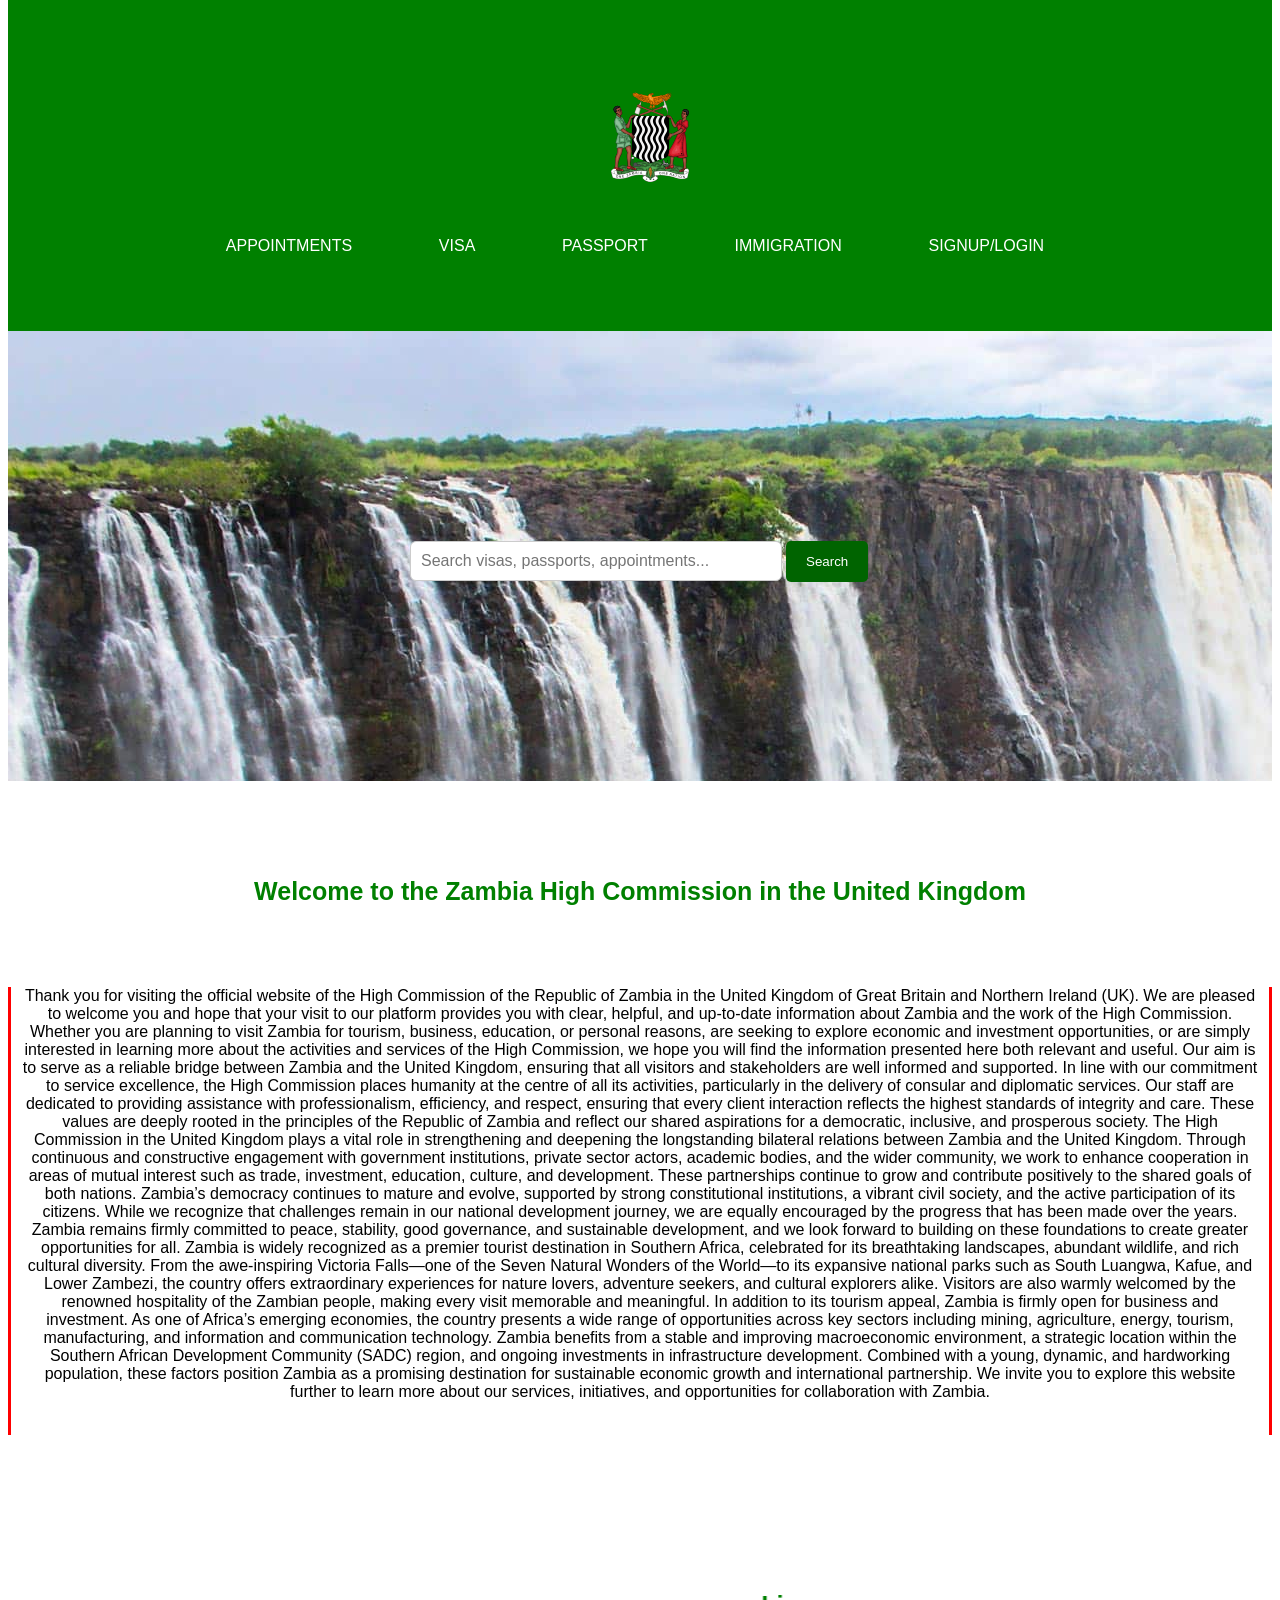
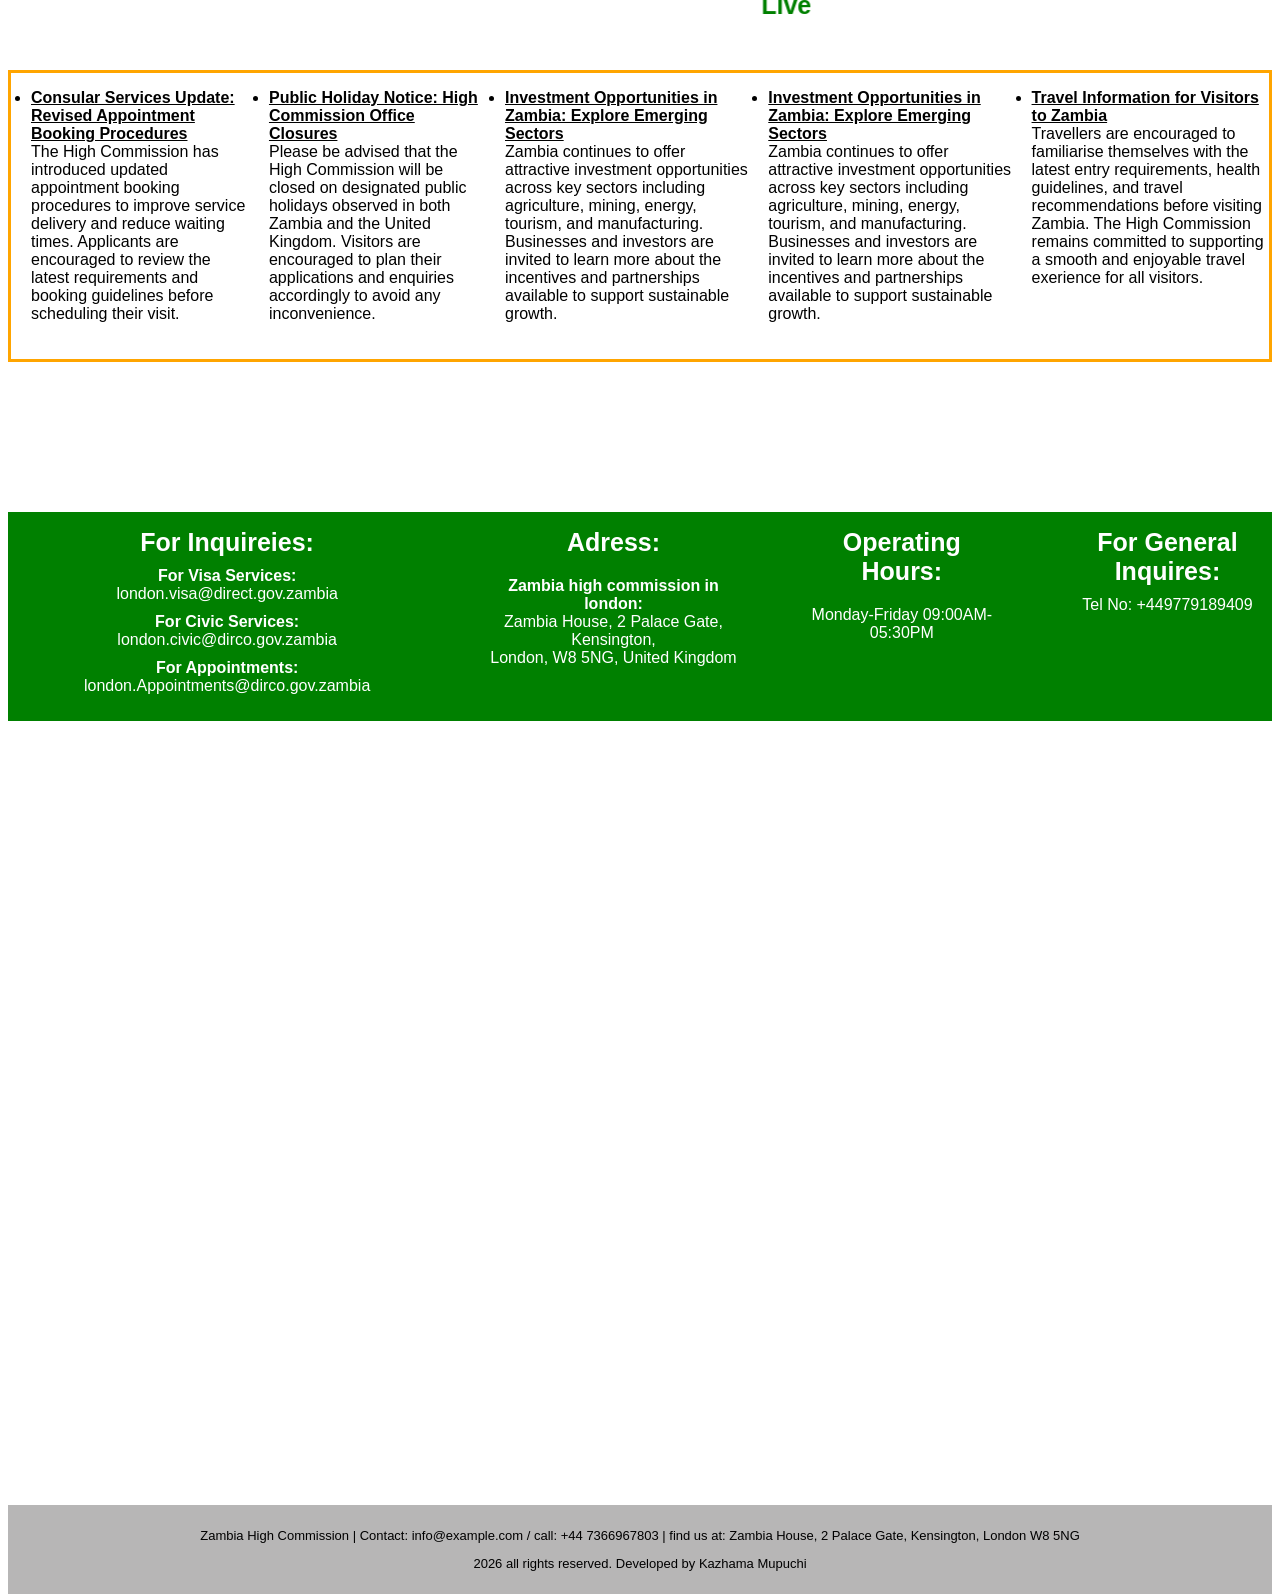
<file: index.html>
<!DOCTYPE html>
<html lang="en">
<head>
    <meta charset="UTF-8">
    <meta name="viewport" content="width=device-width, initial-scale=1.0">
    <title>Zambia High Commission in UK</title>
    <link rel="stylesheet" href="home.css">
</head>
<body>
    <nav class="topnav">
        <a href="index.html" class="logo">
    <img src="favicon.svg" alt="My Website Logo"></a>
        
<ul class="ul">
    <li><a href="appointment.html">APPOINTMENTS</a></li>
    <li><a href="visa.html">VISA</a></li>
    <li><a href="passport.html">PASSPORT</a></li>
    <li><a href="immigration.html">IMMIGRATION</a></li>
    <li><a href="login.html" target="_blank">SIGNUP/LOGIN</a></li>

</ul>
</nav>


<div class="container">
    <div class="search-box">

    <input
        type="text"
        id="searchInput"
        placeholder="Search visas, passports, appointments..."
        autocomplete="off"
    >

    <button id="searchButton">
        Search
    </button>

    <div id="suggestions" class="suggestions"></div>

</div>
</div>






 <p1 class="welcome">Welcome to the Zambia High Commission in the United Kingdom</p1>


<div hero-container>
<section class="hero">
  <p>Thank you for visiting the official website of the High Commission of the Republic of Zambia in the United Kingdom of Great Britain and Northern Ireland (UK). We are pleased to welcome you and hope that your visit to our platform provides you with clear, helpful, and up-to-date information about Zambia and the work of the High Commission.

Whether you are planning to visit Zambia for tourism, business, education, or personal reasons, are seeking to explore economic and investment opportunities, or are simply interested in learning more about the activities and services of the High Commission, we hope you will find the information presented here both relevant and useful. Our aim is to serve as a reliable bridge between Zambia and the United Kingdom, ensuring that all visitors and stakeholders are well informed and supported.

In line with our commitment to service excellence, the High Commission places humanity at the centre of all its activities, particularly in the delivery of consular and diplomatic services. Our staff are dedicated to providing assistance with professionalism, efficiency, and respect, ensuring that every client interaction reflects the highest standards of integrity and care. These values are deeply rooted in the principles of the Republic of Zambia and reflect our shared aspirations for a democratic, inclusive, and prosperous society.

The High Commission in the United Kingdom plays a vital role in strengthening and deepening the longstanding bilateral relations between Zambia and the United Kingdom. Through continuous and constructive engagement with government institutions, private sector actors, academic bodies, and the wider community, we work to enhance cooperation in areas of mutual interest such as trade, investment, education, culture, and development. These partnerships continue to grow and contribute positively to the shared goals of both nations.

Zambia’s democracy continues to mature and evolve, supported by strong constitutional institutions, a vibrant civil society, and the active participation of its citizens. While we recognize that challenges remain in our national development journey, we are equally encouraged by the progress that has been made over the years. Zambia remains firmly committed to peace, stability, good governance, and sustainable development, and we look forward to building on these foundations to create greater opportunities for all.

Zambia is widely recognized as a premier tourist destination in Southern Africa, celebrated for its breathtaking landscapes, abundant wildlife, and rich cultural diversity. From the awe-inspiring Victoria Falls—one of the Seven Natural Wonders of the World—to its expansive national parks such as South Luangwa, Kafue, and Lower Zambezi, the country offers extraordinary experiences for nature lovers, adventure seekers, and cultural explorers alike. Visitors are also warmly welcomed by the renowned hospitality of the Zambian people, making every visit memorable and meaningful.

In addition to its tourism appeal, Zambia is firmly open for business and investment. As one of Africa’s emerging economies, the country presents a wide range of opportunities across key sectors including mining, agriculture, energy, tourism, manufacturing, and information and communication technology. Zambia benefits from a stable and improving macroeconomic environment, a strategic location within the Southern African Development Community (SADC) region, and ongoing investments in infrastructure development. Combined with a young, dynamic, and hardworking population, these factors position Zambia as a promising destination for sustainable economic growth and international partnership.

We invite you to explore this website further to learn more about our services, initiatives, and opportunities for collaboration with Zambia.
</p><br>
</section>
</div>

<div class="container-marquee">
<marquee class="marquee">
    <p class="notice"> Live Notice Board</p>
</marquee>
</div>

<div class="news-container">
    <ul class="elements">
    <li class="1"><b><u>Consular Services Update: Revised Appointment Booking Procedures</u></b><br>
        The High Commission has introduced updated appointment booking procedures to improve 
        service delivery and reduce waiting times. Applicants are encouraged to review the 
        latest requirements and booking guidelines before scheduling their visit.</li>

    <li class="2"><b><u>Public Holiday Notice: High Commission Office Closures</u></b><br>
        Please be advised that the High Commission will be closed on designated 
        public holidays observed in both Zambia and the United Kingdom. Visitors 
        are encouraged to plan their applications and enquiries accordingly to 
        avoid any inconvenience.</li>

    <li class="3"><b><u>Investment Opportunities in Zambia: Explore Emerging Sectors</u></b><br>
        Zambia continues to offer attractive investment opportunities across key sectors
        including agriculture, mining, energy, tourism, and manufacturing. Businesses 
        and investors are invited to learn more about the incentives and partnerships
        available to support sustainable growth.</li>

    <li class="4"><b><u>Investment Opportunities in Zambia: Explore Emerging Sectors</u></b><br>
        Zambia continues to offer attractive investment opportunities across key sectors
        including agriculture, mining, energy, tourism, and manufacturing. Businesses 
        and investors are invited to learn more about the incentives and partnerships 
        available to support sustainable growth.</li>

    <li class="5"><b><u>Travel Information for Visitors to Zambia</u></b><br>
        Travellers are encouraged to familiarise themselves with the latest entry
        requirements, health guidelines, and travel recommendations before visiting Zambia. 
        The High Commission remains committed to supporting a smooth and enjoyable travel 
        exerience for all visitors.</li>
    </ul>
</div>

<div class="info">
        <ul class="contacts">
            <li class="i"> For Inquireies:</li>
            <li><b>For Visa Services:</b> london.visa@direct.gov.zambia</li>
            <li><b>For Civic Services:</b> london.civic@dirco.gov.zambia</li>
            <li><b>For Appointments:</b> london.Appointments@dirco.gov.zambia</li>
        </ul><br>

        
        <ul class="adresses">
            <li class="i"> Adress:</li>
            <li><b>Zambia high commission in london:</b><br>
                Zambia House, 2 Palace Gate, Kensington,<br>
                London, W8 5NG, United Kingdom </li>
        </ul>

        <ul class="hours">
            <li class="h"><b>Operating Hours:</b></li>
            <li>Monday-Friday 09:00AM-05:30PM</li>
        </ul>

        <ul class="general">
            <li class="g"><b>For General Inquires:</b></li>
            <li>Tel No: +449779189409</li>
        </ul>

    </div>



<script>
    const searchData = [

{
title:"Tourist Visa",
description:"Information about tourist visas.",
keywords:"tourist holiday visit travel visa",
url:"visa.html#tourist"
},

{
title:"Business Visa",
description:"Apply for a business visa.",
keywords:"business investor meeting work",
url:"visa.html#business"
},

{
title:"Student Visa",
description:"Requirements for student visas.",
keywords:"student university school education",
url:"visa.html#student"
},

{
title:"Passport Renewal",
description:"Renew your Zambian passport.",
keywords:"passport renewal expired lost damaged",
url:"passport.html#renew"
},

{
title:"Emergency Travel Document",
description:"Travel document for lost passports.",
keywords:"emergency passport lost travel document",
url:"passport.html#emergency"
},

{
title:"Appointments",
description:"Book a High Commission appointment.",
keywords:"appointment booking reserve",
url:"appointment.html"
},

{
title:"Consular Services",
description:"Birth, marriage, notary and certification.",
keywords:"consular birth marriage notary",
url:"consular.html"
},

{
title:"Contact Us",
description:"Office address and contact information.",
keywords:"contact email phone address",
url:"contact.html"
}

];

const input = document.getElementById("searchInput");
const suggestions = document.getElementById("suggestions");
const results = document.getElementById("searchResults");

input.addEventListener("input", function(){

const value = this.value.toLowerCase().trim();

suggestions.innerHTML="";

if(value===""){
    suggestions.style.display="none";
    return;
}

const matches = searchData.filter(item =>
item.title.toLowerCase().includes(value) ||
item.keywords.toLowerCase().includes(value)
);

if(matches.length===0){
    suggestions.style.display="none";
    return;
}

matches.forEach(item=>{

const div=document.createElement("div");

div.className="suggestion-item";

div.innerHTML=item.title;

div.onclick=function(){

window.location.href=item.url;

};

suggestions.appendChild(div);

});

suggestions.style.display="block";

});

document.getElementById("searchButton").addEventListener("click", searchWebsite);

input.addEventListener("keypress",function(e){

if(e.key==="Enter"){
searchWebsite();
}

});

function searchWebsite(){

const value=input.value.toLowerCase().trim();

results.innerHTML="";

suggestions.style.display="none";

const matches=searchData.filter(item=>

item.title.toLowerCase().includes(value) ||
item.description.toLowerCase().includes(value) ||
item.keywords.toLowerCase().includes(value)

);

if(matches.length===0){

results.innerHTML="<p>No results found.</p>";

return;

}

matches.forEach(item=>{

results.innerHTML += `

<div class="result-card">

<h3>${item.title}</h3>

<p>${item.description}</p>

<a href="${item.url}">Read More →</a>

</div>

`;

});

}
</script>




<div class="map-container">
  <iframe
    src="https://www.google.com/maps?q=Zambia%20High%20Commission%20London&output=embed"
    width="90%"
    height="350"
    style="border:0;"
    loading="lazy">
  </iframe>
</div>









<div class="end-container">
<footer class="end">
  <p>Zambia High Commission |  Contact: info@example.com / call: +44 7366967803  |  find us at: Zambia House, 2 Palace Gate, Kensington, London W8 5NG</p>
  <p>2026 all rights reserved. Developed by Kazhama Mupuchi</p>
</footer>
</div>
</body>
</html>
</file>
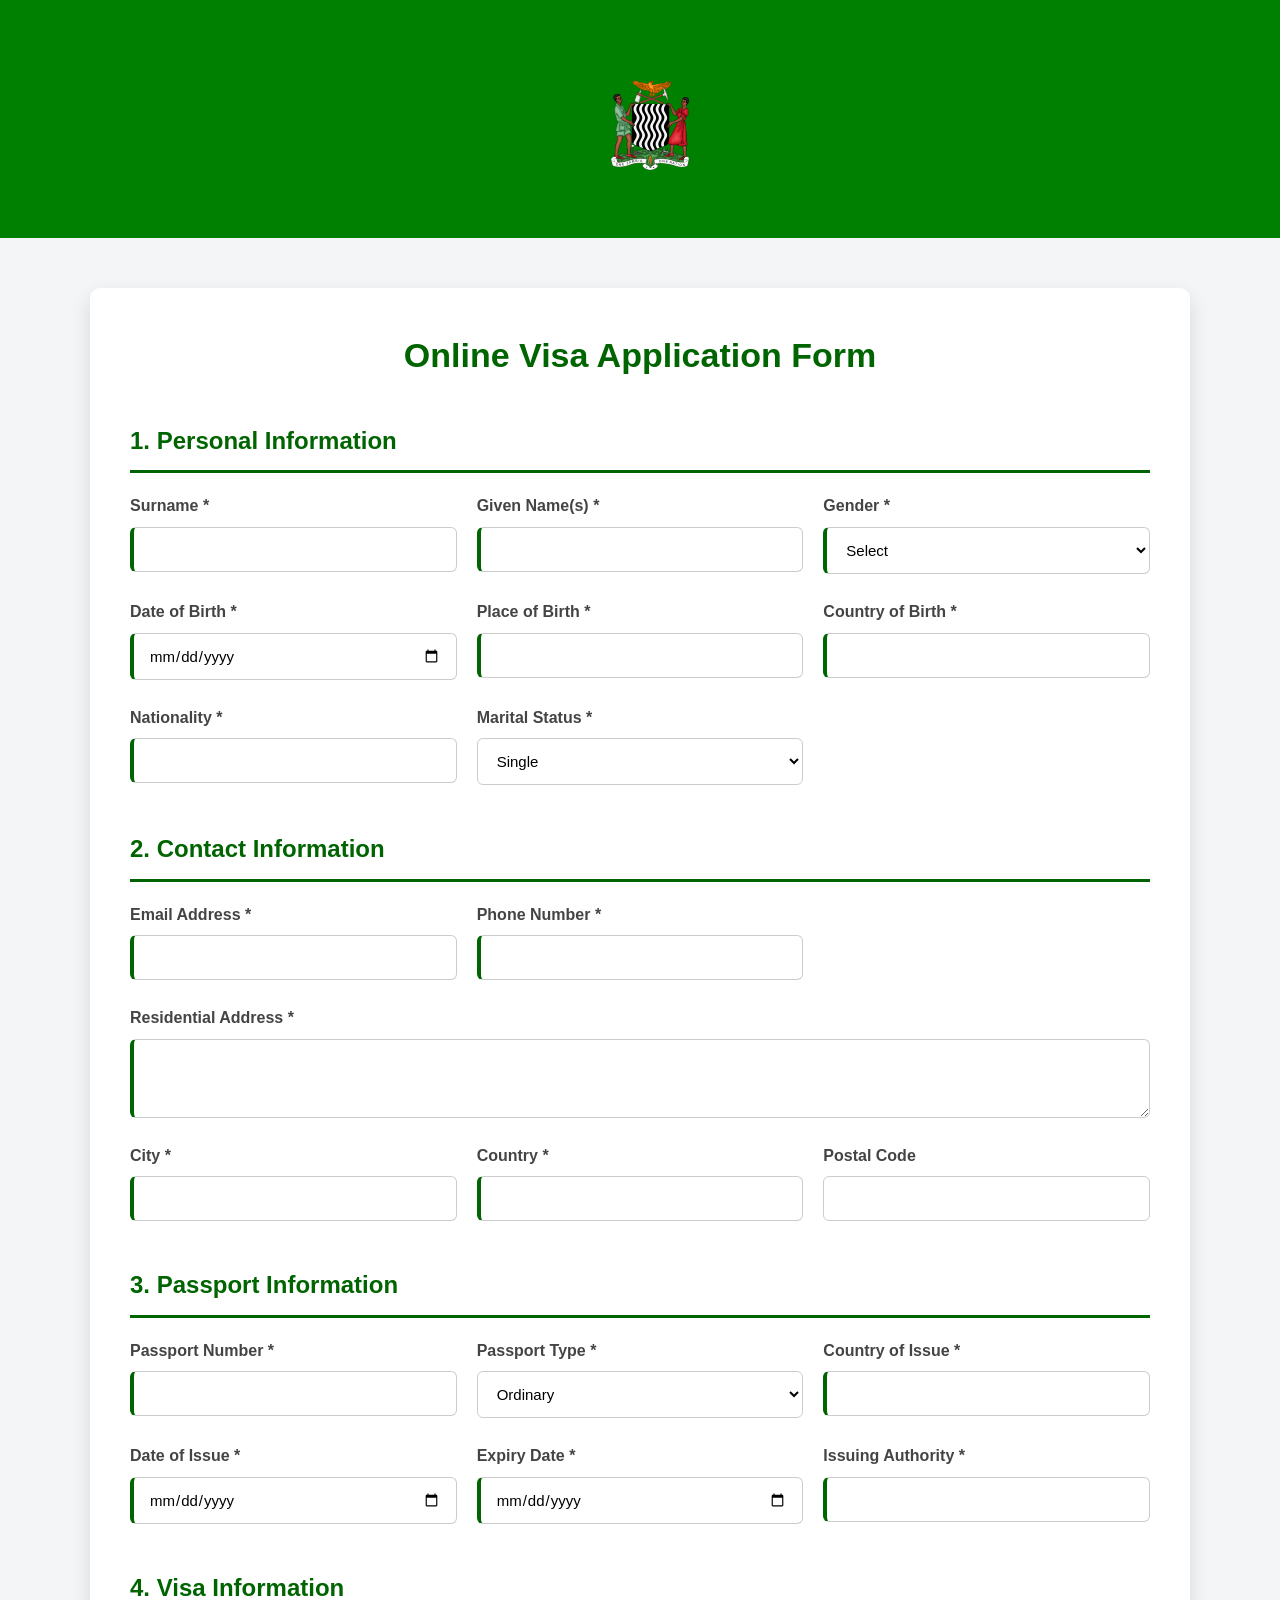
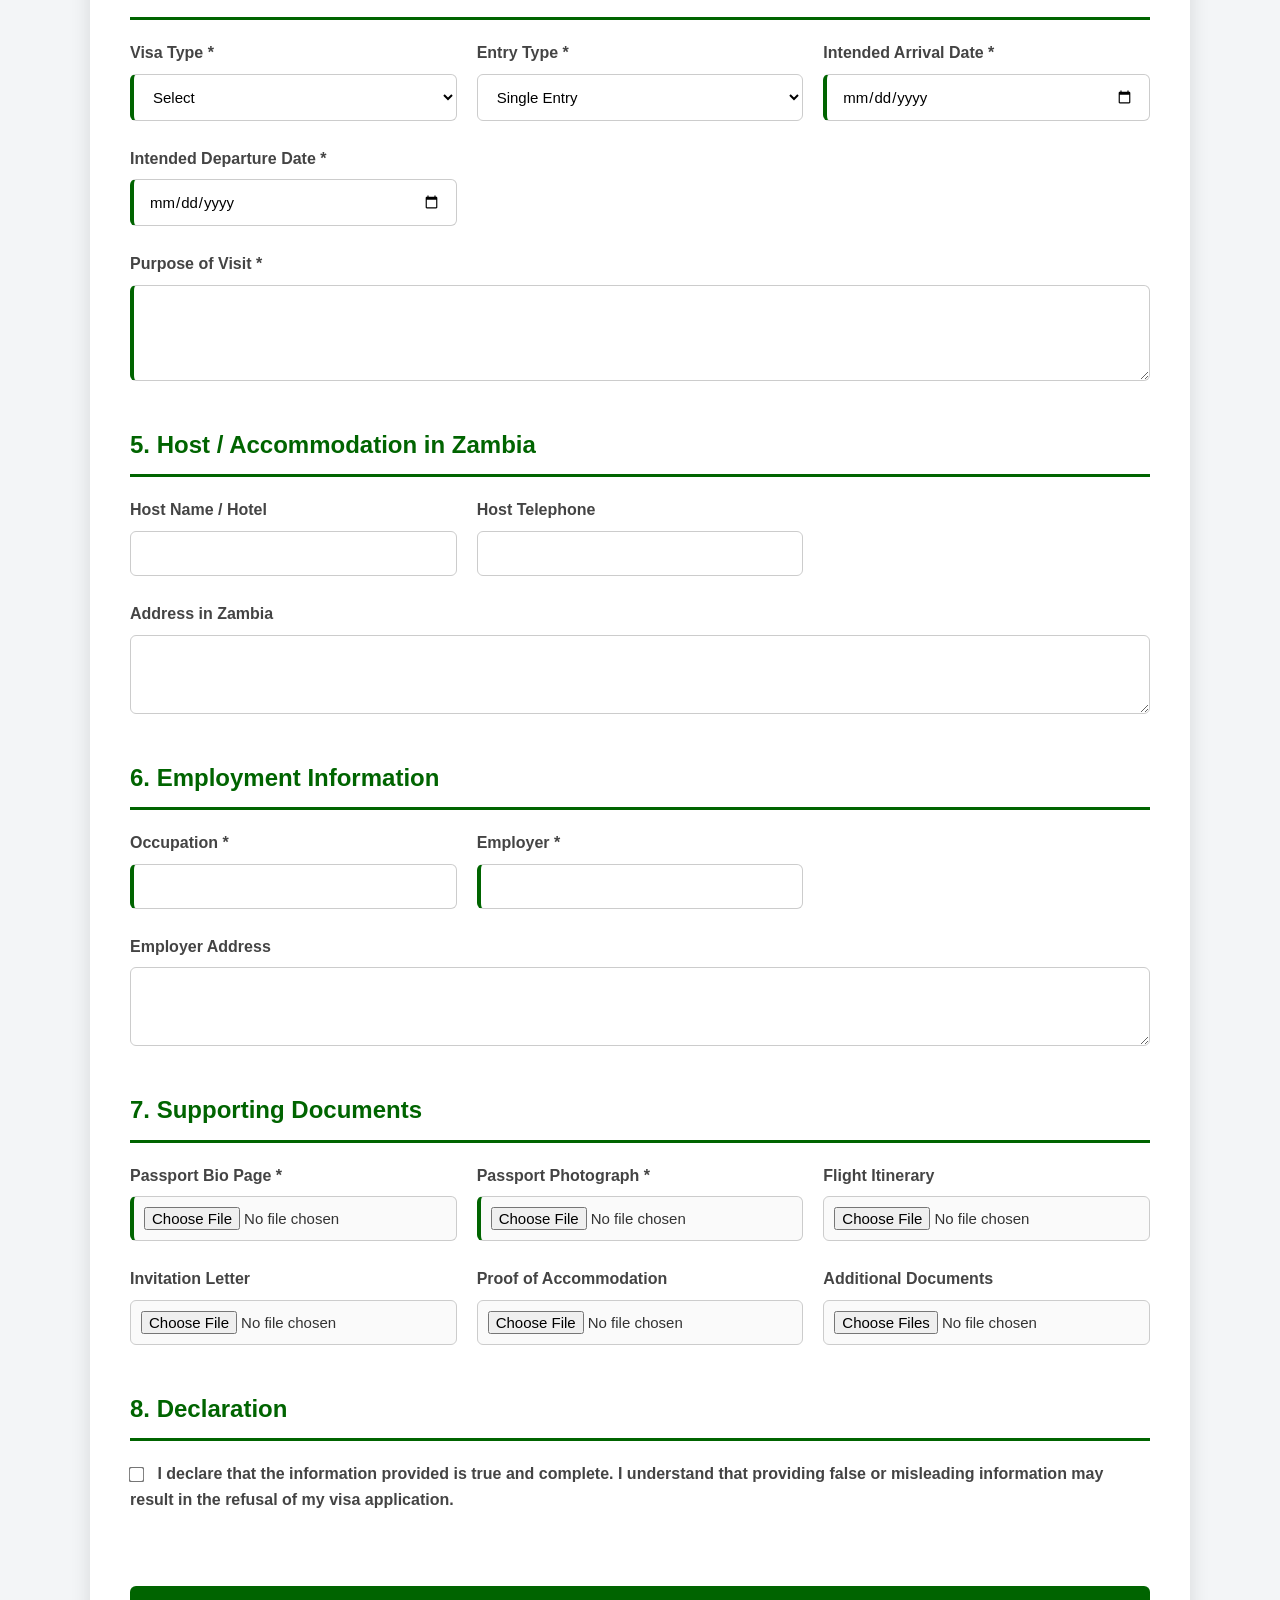
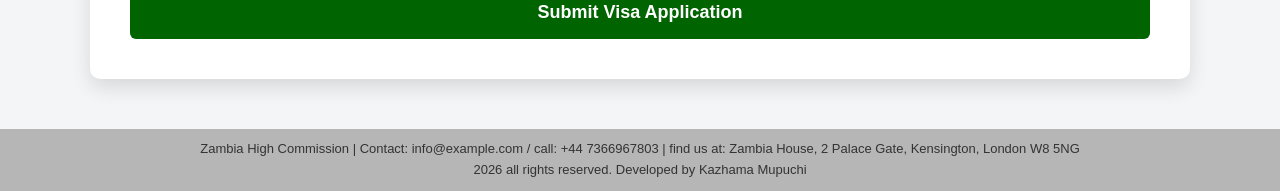
<file: form.html>
<!DOCTYPE html>
<html lang="en">
<head>
    <meta charset="UTF-8">
    <meta name="viewport" content="width=device-width, initial-scale=1.0">
    <title>Document</title>
    <link rel="stylesheet" href="form.css">
</head>
<body>
    
</body>
</html>


<section class="page-banner">
    <nav class="topnav">
        <a href="index.html" class="logo">
    <img src="favicon.svg" alt="My Website Logo"></a>
    <div class="container">
      
    </div>
</section>



<form action="submit_visa.php" method="POST" enctype="multipart/form-data" class="visa-form">

    <h2>Online Visa Application Form</h2>

    <!-- ================= PERSONAL DETAILS ================= -->

    <h3>1. Personal Information</h3>

    <div class="form-grid">

        <div class="form-group">
            <label>Surname *</label>
            <input type="text" name="surname" required>
        </div>

        <div class="form-group">
            <label>Given Name(s) *</label>
            <input type="text" name="firstname" required>
        </div>

        <div class="form-group">
            <label>Gender *</label>
            <select name="gender" required>
                <option value="">Select</option>
                <option>Male</option>
                <option>Female</option>
            </select>
        </div>

        <div class="form-group">
            <label>Date of Birth *</label>
            <input type="date" name="dob" required>
        </div>

        <div class="form-group">
            <label>Place of Birth *</label>
            <input type="text" name="birthplace" required>
        </div>

        <div class="form-group">
            <label>Country of Birth *</label>
            <input type="text" name="birthcountry" required>
        </div>

        <div class="form-group">
            <label>Nationality *</label>
            <input type="text" name="nationality" required>
        </div>

        <div class="form-group">
            <label>Marital Status *</label>
            <select name="maritalStatus">
                <option>Single</option>
                <option>Married</option>
                <option>Divorced</option>
                <option>Widowed</option>
            </select>
        </div>

    </div>

    <!-- ================= CONTACT DETAILS ================= -->

    <h3>2. Contact Information</h3>

    <div class="form-grid">

        <div class="form-group">
            <label>Email Address *</label>
            <input type="email" name="email" required>
        </div>

        <div class="form-group">
            <label>Phone Number *</label>
            <input type="tel" name="phone" required>
        </div>

        <div class="form-group full-width">
            <label>Residential Address *</label>
            <textarea name="address" rows="3" required></textarea>
        </div>

        <div class="form-group">
            <label>City *</label>
            <input type="text" name="city" required>
        </div>

        <div class="form-group">
            <label>Country *</label>
            <input type="text" name="country" required>
        </div>

        <div class="form-group">
            <label>Postal Code</label>
            <input type="text" name="postal">
        </div>

    </div>

    <!-- ================= PASSPORT ================= -->

    <h3>3. Passport Information</h3>

    <div class="form-grid">

        <div class="form-group">
            <label>Passport Number *</label>
            <input type="text" name="passport" required>
        </div>

        <div class="form-group">
            <label>Passport Type *</label>
            <select name="passportType">
                <option>Ordinary</option>
                <option>Diplomatic</option>
                <option>Official</option>
                <option>Service</option>
            </select>
        </div>

        <div class="form-group">
            <label>Country of Issue *</label>
            <input type="text" name="passportCountry" required>
        </div>

        <div class="form-group">
            <label>Date of Issue *</label>
            <input type="date" name="issueDate" required>
        </div>

        <div class="form-group">
            <label>Expiry Date *</label>
            <input type="date" name="expiryDate" required>
        </div>

        <div class="form-group">
            <label>Issuing Authority *</label>
            <input type="text" name="authority" required>
        </div>

    </div>

    <!-- ================= VISA DETAILS ================= -->

    <h3>4. Visa Information</h3>

    <div class="form-grid">

        <div class="form-group">
            <label>Visa Type *</label>
            <select name="visaType" required>
                <option value="">Select</option>
                <option>Tourist Visa</option>
                <option>Business Visa</option>
                <option>Transit Visa</option>
                <option>Student Visa</option>
                <option>Employment Visa</option>
                <option>Diplomatic Visa</option>
            </select>
        </div>

        <div class="form-group">
            <label>Entry Type *</label>
            <select name="entryType">
                <option>Single Entry</option>
                <option>Double Entry</option>
                <option>Multiple Entry</option>
            </select>
        </div>

        <div class="form-group">
            <label>Intended Arrival Date *</label>
            <input type="date" name="arrival" required>
        </div>

        <div class="form-group">
            <label>Intended Departure Date *</label>
            <input type="date" name="departure" required>
        </div>

        <div class="form-group full-width">
            <label>Purpose of Visit *</label>
            <textarea name="purpose" rows="4" required></textarea>
        </div>

    </div>

    <!-- ================= HOST DETAILS ================= -->

    <h3>5. Host / Accommodation in Zambia</h3>

    <div class="form-grid">

        <div class="form-group">
            <label>Host Name / Hotel</label>
            <input type="text" name="host">
        </div>

        <div class="form-group">
            <label>Host Telephone</label>
            <input type="text" name="hostPhone">
        </div>

        <div class="form-group full-width">
            <label>Address in Zambia</label>
            <textarea name="hostAddress" rows="3"></textarea>
        </div>

    </div>

    <!-- ================= EMPLOYMENT ================= -->

    <h3>6. Employment Information</h3>

    <div class="form-grid">

        <div class="form-group">
            <label>Occupation *</label>
            <input type="text" name="occupation" required>
        </div>

        <div class="form-group">
            <label>Employer *</label>
            <input type="text" name="employer" required>
        </div>

        <div class="form-group full-width">
            <label>Employer Address</label>
            <textarea name="employerAddress" rows="3"></textarea>
        </div>

    </div>

    <!-- ================= DOCUMENTS ================= -->

    <h3>7. Supporting Documents</h3>

    <div class="form-grid">

        <div class="form-group">
            <label>Passport Bio Page *</label>
            <input type="file" name="passportCopy" required>
        </div>

        <div class="form-group">
            <label>Passport Photograph *</label>
            <input type="file" name="photo" required>
        </div>

        <div class="form-group">
            <label>Flight Itinerary</label>
            <input type="file" name="flight">
        </div>

        <div class="form-group">
            <label>Invitation Letter</label>
            <input type="file" name="invitation">
        </div>

        <div class="form-group">
            <label>Proof of Accommodation</label>
            <input type="file" name="hotel">
        </div>

        <div class="form-group">
            <label>Additional Documents</label>
            <input type="file" name="additional" multiple>
        </div>

    </div>

    <!-- ================= DECLARATION ================= -->

    <h3>8. Declaration</h3>

    <div class="form-group">

        <label>
            <input type="checkbox" required>

            I declare that the information provided is true and complete. I understand that providing false or misleading information may result in the refusal of my visa application.
        </label>

    </div>

    <br>

    <button type="submit" class="submit-btn">
        Submit Visa Application
    </button>

</form>



<div class="end-container">
<footer class="end">
  <p>Zambia High Commission |  Contact: info@example.com / call: +44 7366967803  |  find us at: Zambia House, 2 Palace Gate, Kensington, London W8 5NG</p>
  <p>2026 all rights reserved. Developed by Kazhama Mupuchi</p>
</footer>
</div>
</file>
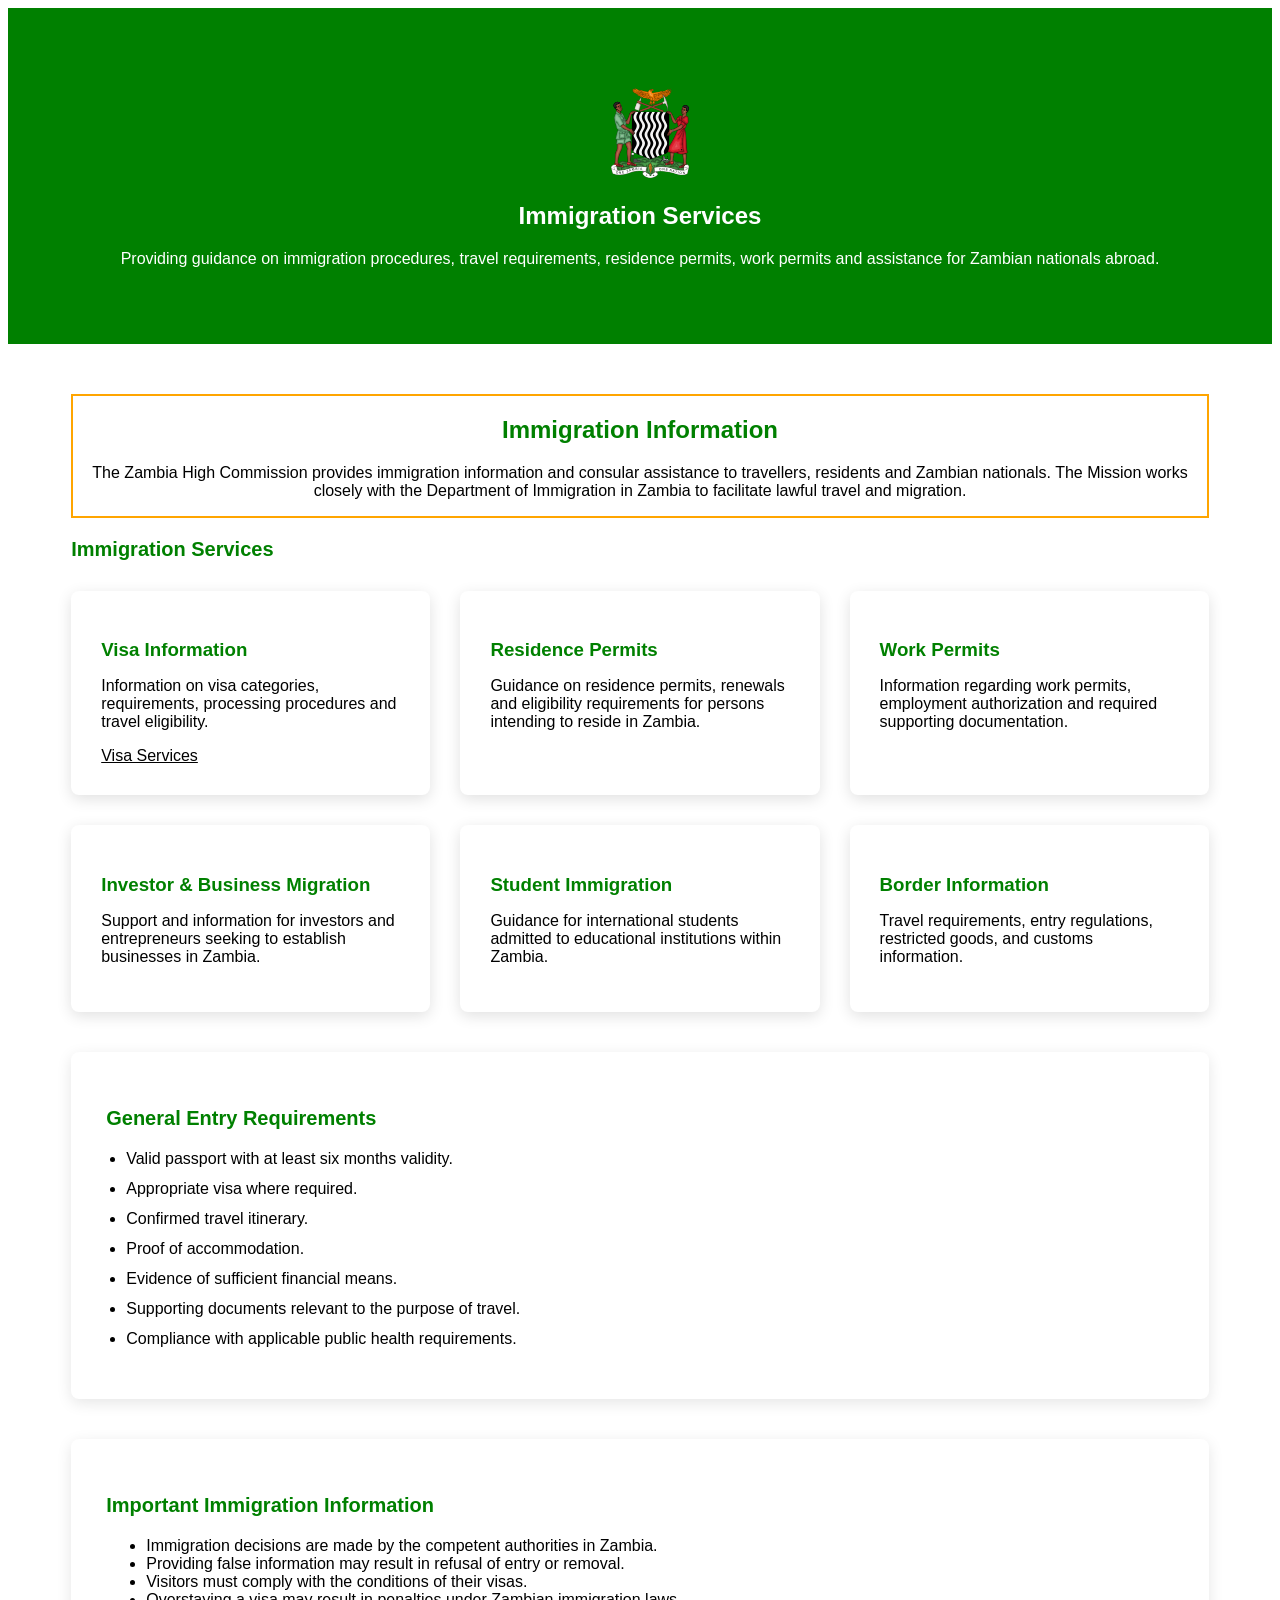
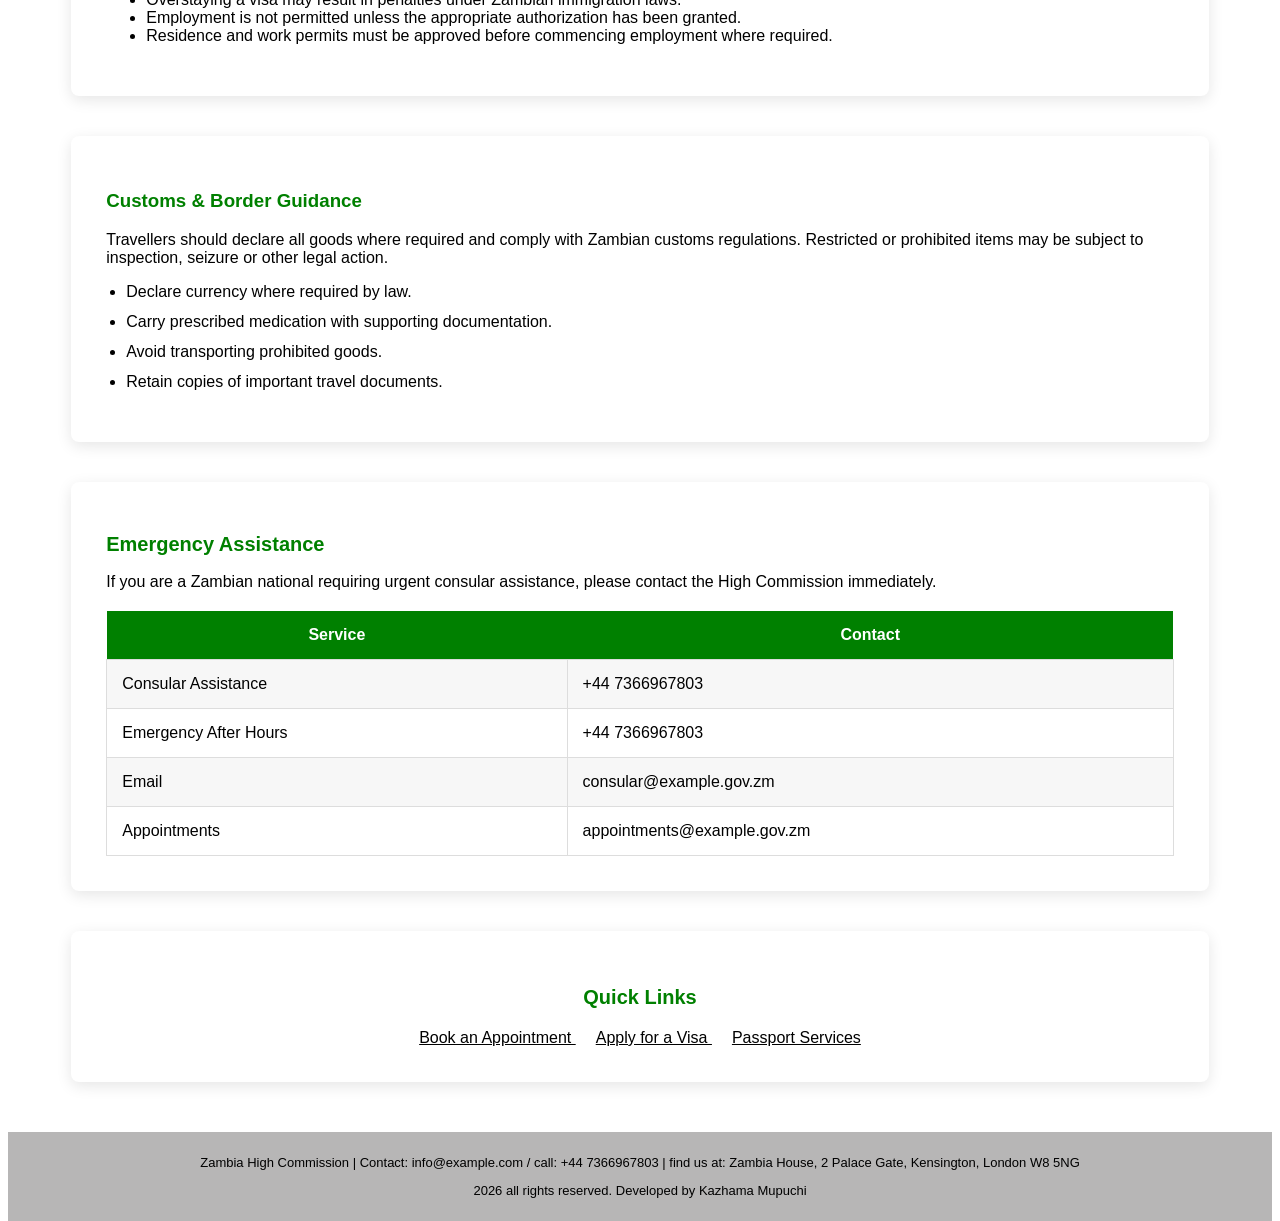
<file: immigration.html>
<!DOCTYPE html>
<html lang="en">
<head>
    <meta charset="UTF-8">
    <meta name="viewport" content="width=device-width, initial-scale=1.0">
    <title>Immigration Services | Zambia High Commission</title>
    <link rel="stylesheet" href="passport.css">
</head>
<body>



<section class="page-banner">
    <nav class="topnav">
        <a href="index.html" class="logo">
    <img src="favicon.svg" alt="My Website Logo"></a>

<h2>Immigration Services</h2>

<p>

Providing guidance on immigration procedures, travel requirements,
residence permits, work permits and assistance for Zambian nationals abroad.

</p>

</section>

<div class="passport-container">

<div class="info-box">

<h2>Immigration Information</h2>

<p>

The Zambia High Commission provides immigration information and
consular assistance to travellers, residents and Zambian nationals.
The Mission works closely with the Department of Immigration in Zambia
to facilitate lawful travel and migration.

</p>

</div>

<!-- SERVICES -->

<h3 class="service">Immigration Services</h3>

<div class="service-grid">

<div class="service-card">

<h3>Visa Information</h3>

<p>

Information on visa categories, requirements,
processing procedures and travel eligibility.

</p>

<a href="visa.html" class="btn">

Visa Services

</a>

</div>

<div class="service-card">

<h3>Residence Permits</h3>

<p>

Guidance on residence permits,
renewals and eligibility requirements
for persons intending to reside in Zambia.

</p>

</div>

<div class="service-card">

<h3>Work Permits</h3>

<p>

Information regarding work permits,
employment authorization and
required supporting documentation.

</p>

</div>

<div class="service-card">

<h3>Investor & Business Migration</h3>

<p>

Support and information for investors
and entrepreneurs seeking to establish
businesses in Zambia.

</p>

</div>

<div class="service-card">

<h3>Student Immigration</h3>

<p>

Guidance for international students
admitted to educational institutions
within Zambia.

</p>

</div>

<div class="service-card">

<h3>Border Information</h3>

<p>

Travel requirements,
entry regulations,
restricted goods,
and customs information.

</p>

</div>

</div>

<!-- ENTRY REQUIREMENTS -->

<div class="passport-process">

<h3 class="service">General Entry Requirements</h3>

<ul>

<li>Valid passport with at least six months validity.</li>

<li>Appropriate visa where required.</li>

<li>Confirmed travel itinerary.</li>

<li>Proof of accommodation.</li>

<li>Evidence of sufficient financial means.</li>

<li>Supporting documents relevant to the purpose of travel.</li>

<li>Compliance with applicable public health requirements.</li>

</ul>

</div>

<!-- IMPORTANT -->

<div class="fees">

<h3 class="service">Important Immigration Information</h3>

<ul>

<li>Immigration decisions are made by the competent authorities in Zambia.</li>

<li>Providing false information may result in refusal of entry or removal.</li>

<li>Visitors must comply with the conditions of their visas.</li>

<li>Overstaying a visa may result in penalties under Zambian immigration laws.</li>

<li>Employment is not permitted unless the appropriate authorization has been granted.</li>

<li>Residence and work permits must be approved before commencing employment where required.</li>

</ul>

</div>

<!-- CUSTOMS -->

<div class="passport-process">

<h3 class="customs">Customs & Border Guidance</h3>

<p>Travellers should declare all goods where required and comply with
Zambian customs regulations. Restricted or prohibited items may be
subject to inspection, seizure or other legal action.</p>

<ul>

<li>Declare currency where required by law.</li>

<li>Carry prescribed medication with supporting documentation.</li>

<li>Avoid transporting prohibited goods.</li>

<li>Retain copies of important travel documents.</li>

</ul>

</div>

<!-- EMERGENCY -->

<div class="fees">

<h2>Emergency Assistance</h2>

<p>

If you are a Zambian national requiring urgent consular assistance,
please contact the High Commission immediately.

</p>

<table>

<tr>

<th>Service</th>

<th>Contact</th>

</tr>

<tr>

<td>Consular Assistance</td>

<td>+44 7366967803</td>

</tr>

<tr>

<td>Emergency After Hours</td>

<td>+44 7366967803</td>

</tr>

<tr>

<td>Email</td>

<td>consular@example.gov.zm</td>

</tr>

<tr>

<td>Appointments</td>

<td>appointments@example.gov.zm</td>

</tr>

</table>

</div>

<!-- QUICK LINKS -->

<div class="downloads">

<h3>Quick Links</h3>

<a href="appointment.html" class="btn">

Book an Appointment

</a>

<a href="visa.html" class="btn">

Apply for a Visa

</a>

<a href="passport.html" class="btn">

Passport Services

</a>

</div>

</div>

<div class="end-container">
<footer class="end">
  <p>Zambia High Commission |  Contact: info@example.com / call: +44 7366967803  |  find us at: Zambia House, 2 Palace Gate, Kensington, London W8 5NG</p>
  <p>2026 all rights reserved. Developed by Kazhama Mupuchi</p>
</footer>
</div>

</body>
</html>
</file>
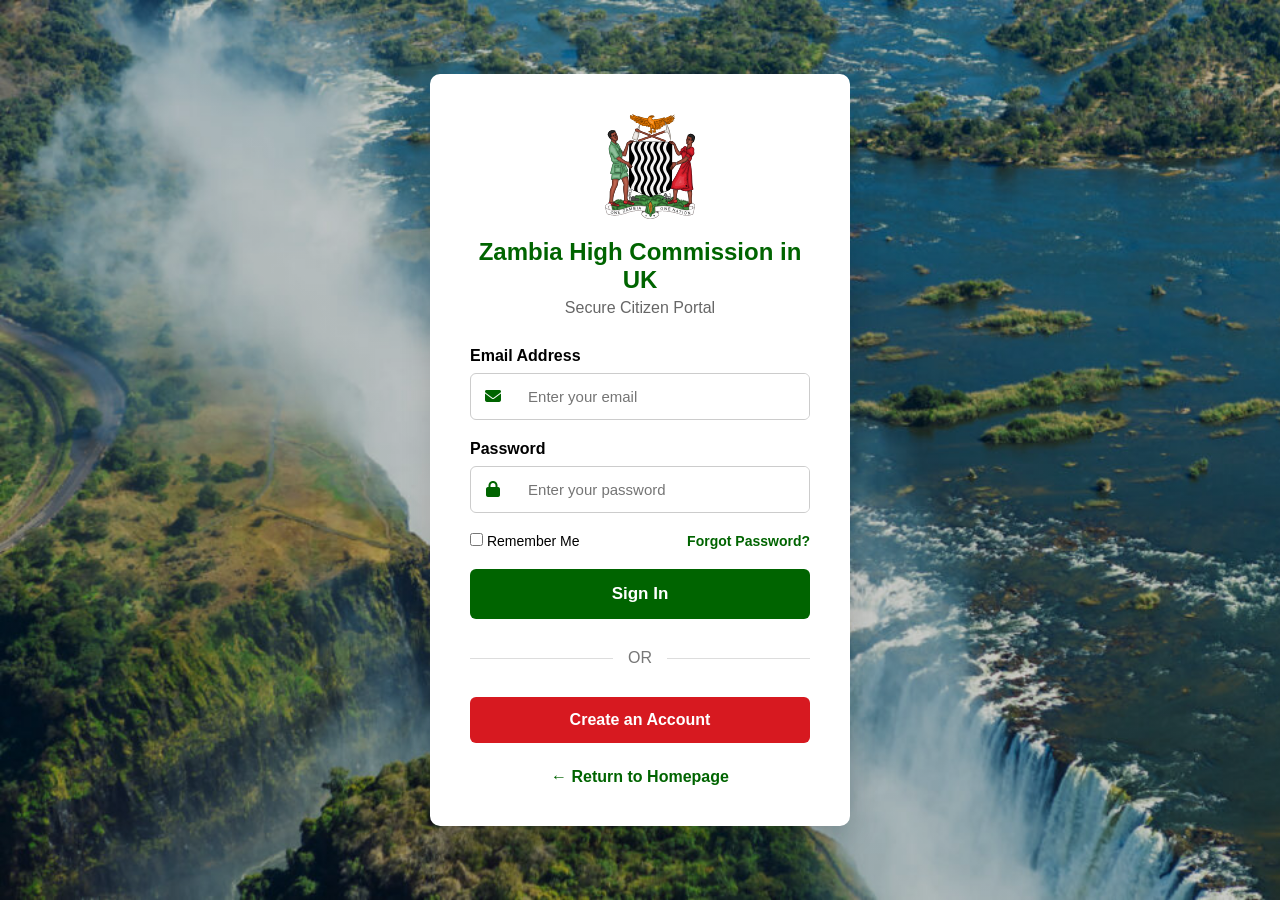
<file: login.html>
<!DOCTYPE html>
<html lang="en">
<head>
    <meta charset="UTF-8">
    <meta name="viewport" content="width=device-width, initial-scale=1.0">
    <title>Login | Zambia High Commission in uk</title>
    <link rel="stylesheet" href="login.css">
    <link rel="stylesheet" href="https://cdnjs.cloudflare.com/ajax/libs/font-awesome/6.5.2/css/all.min.css">
</head>
<body>

<div class="login-container">

    <div class="login-header">

        <img src="favicon.svg"  alt="Zambia Coat of Arms">

        <h2>Zambia High Commission in UK</h2>

        <p>Secure Citizen Portal</p>

    </div>

    <form action="login.php" method="POST">

        <div class="input-box">

            <label>Email Address</label>

            <div class="input-field">

                <i class="fas fa-envelope"></i>

                <input
                    type="email"
                    name="email"
                    placeholder="Enter your email"
                    required>

            </div>

        </div>

        <div class="input-box">

            <label>Password</label>

            <div class="input-field">

                <i class="fas fa-lock"></i>

                <input
                    type="password"
                    name="password"
                    placeholder="Enter your password"
                    required>

            </div>

        </div>

        <div class="login-options">

            <label>

                <input type="checkbox">

                Remember Me

            </label>

            <a href="forgot-password.html">

                Forgot Password?

            </a>

        </div>

        <button class="login-btn" type="submit">

            Sign In

        </button>

    </form>

    <div class="divider">

        <span>OR</span>

    </div>

    <a href="register.html" class="register-btn">

        Create an Account

    </a>

    <div class="footer-links">

        <a href="index.html">← Return to Homepage</a>

    </div>
</div>


</body>
</html>
</file>
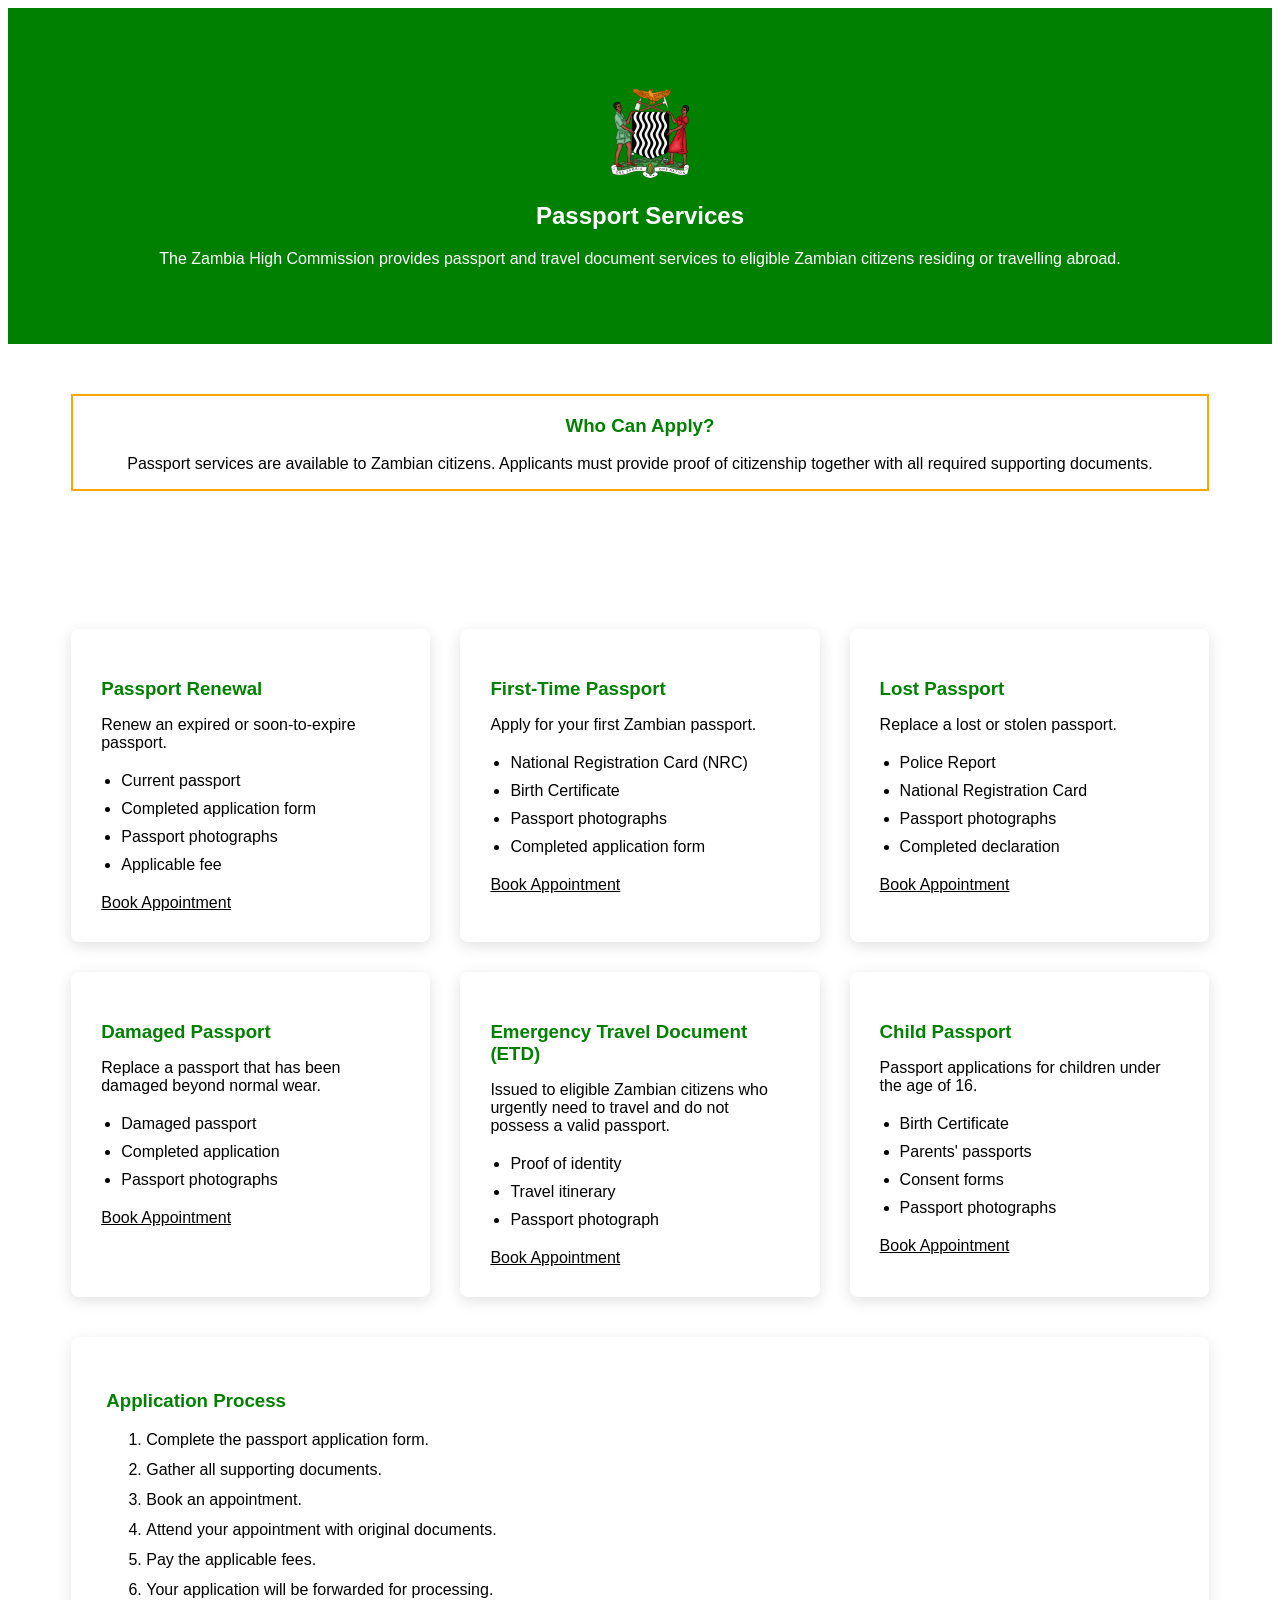
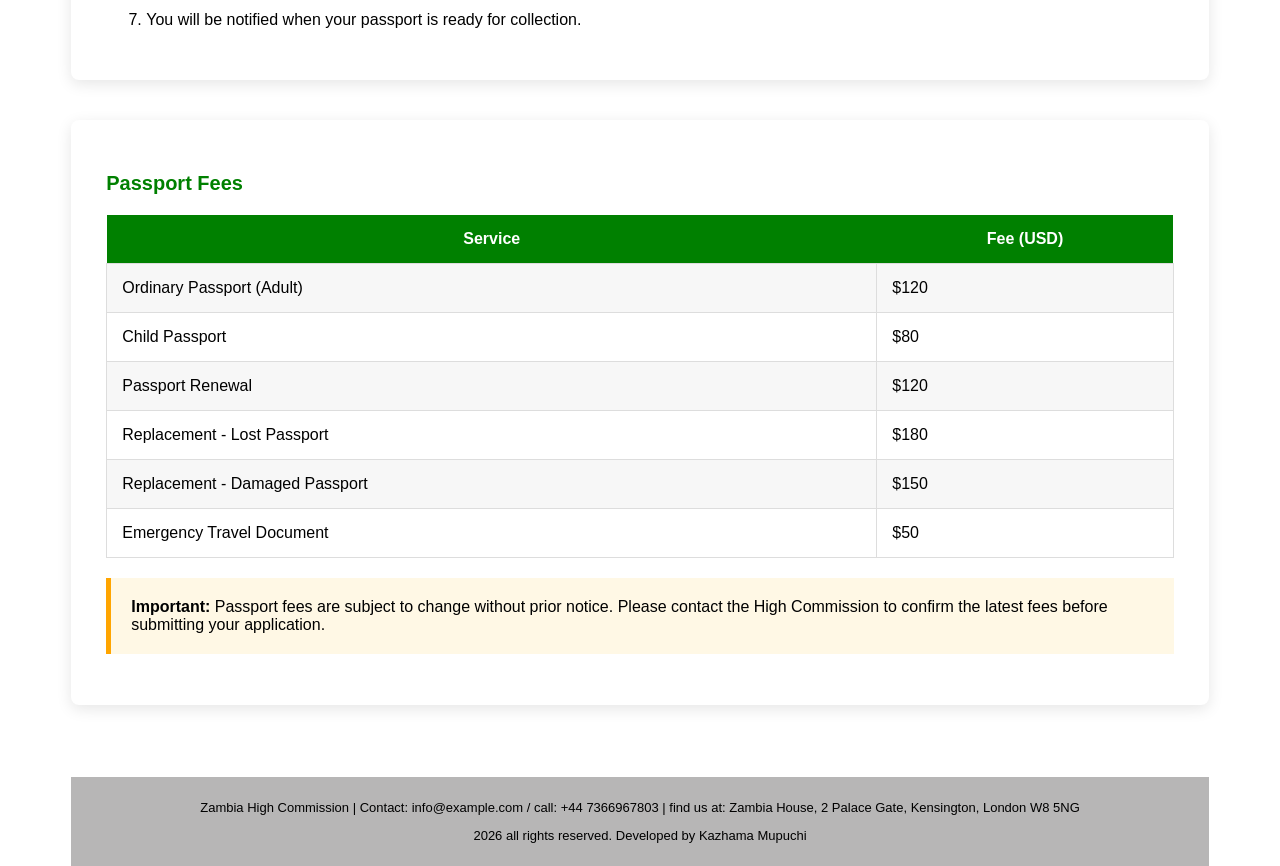
<file: passport.html>
<!DOCTYPE html>
<html lang="en">
<head>
    <meta charset="UTF-8">
    <meta name="viewport" content="width=device-width, initial-scale=1.0">
    <title>Passport Services | Zambia High Commission</title>
    <link rel="stylesheet" href="passport.css">
</head>
<body>



<section class="page-banner">
    <nav class="topnav">
        <a href="index.html" class="logo">
    <img src="favicon.svg" alt="My Website Logo"></a>

<h2>Passport Services</h2>

<p>
The Zambia High Commission provides passport and travel document
services to eligible Zambian citizens residing or travelling abroad.
</p>

</section>

<div class="passport-container">

<div class="info-box">

<h3>Who Can Apply?</h3>

<p>

Passport services are available to Zambian citizens. Applicants must
provide proof of citizenship together with all required supporting
documents.

</p>

</div><br><br><br><br><br><br>

<!-- SERVICES -->


<div class="service-grid">

<div class="service-card">

<h3>Passport Renewal</h3>

<p>

Renew an expired or soon-to-expire passport.

</p>

<ul>

<li>Current passport</li>

<li>Completed application form</li>

<li>Passport photographs</li>

<li>Applicable fee</li>

</ul>

<a href="appointment.html" class="btn">
Book Appointment
</a>

</div>

<div class="service-card">

<h3>First-Time Passport</h3>

<p>

Apply for your first Zambian passport.

</p>

<ul>

<li>National Registration Card (NRC)</li>

<li>Birth Certificate</li>

<li>Passport photographs</li>

<li>Completed application form</li>

</ul>

<a href="appointment.html" class="btn">
Book Appointment
</a>

</div>

<div class="service-card">

<h3>Lost Passport</h3>

<p>

Replace a lost or stolen passport.

</p>

<ul>

<li>Police Report</li>

<li>National Registration Card</li>

<li>Passport photographs</li>

<li>Completed declaration</li>

</ul>

<a href="appointment.html" class="btn">
Book Appointment
</a>

</div>

<div class="service-card">

<h3>Damaged Passport</h3>

<p>

Replace a passport that has been damaged beyond normal wear.

</p>

<ul>

<li>Damaged passport</li>

<li>Completed application</li>

<li>Passport photographs</li>

</ul>

<a href="appointment.html" class="btn">
Book Appointment
</a>

</div>

<div class="service-card">

<h3>Emergency Travel Document (ETD)</h3>

<p>

Issued to eligible Zambian citizens who urgently need to travel and do
not possess a valid passport.

</p>

<ul>

<li>Proof of identity</li>

<li>Travel itinerary</li>

<li>Passport photograph</li>

</ul>

<a href="appointment.html" class="btn">
Book Appointment
</a>

</div>

<div class="service-card">

<h3>Child Passport</h3>

<p>

Passport applications for children under the age of 16.

</p>

<ul>

<li>Birth Certificate</li>

<li>Parents' passports</li>

<li>Consent forms</li>

<li>Passport photographs</li>

</ul>

<a href="appointment.html" class="btn">
Book Appointment
</a>

</div>

</div>

<!-- PROCESS -->

<div class="passport-process">

<h3>Application Process</h3>

<ol>

<li>Complete the passport application form.</li>

<li>Gather all supporting documents.</li>

<li>Book an appointment.</li>

<li>Attend your appointment with original documents.</li>

<li>Pay the applicable fees.</li>

<li>Your application will be forwarded for processing.</li>

<li>You will be notified when your passport is ready for collection.</li>

</ol>

</div>

<!-- FEES -->

<div class="fees">

<h2>Passport Fees</h2>

<table>

<tr>

<th>Service</th>

<th>Fee (USD)</th>

</tr>

<tr>

<td>Ordinary Passport (Adult)</td>

<td>$120</td>

</tr>

<tr>

<td>Child Passport</td>

<td>$80</td>

</tr>

<tr>

<td>Passport Renewal</td>

<td>$120</td>

</tr>

<tr>

<td>Replacement - Lost Passport</td>

<td>$180</td>

</tr>

<tr>

<td>Replacement - Damaged Passport</td>

<td>$150</td>

</tr>

<tr>

<td>Emergency Travel Document</td>

<td>$50</td>

</tr>

</table>

<p class="notice">

<strong>Important:</strong> Passport fees are subject to change without prior notice. Please contact the High Commission to confirm the latest fees before submitting your application.

</p>

</div><br><br><br><br>


<div class="end-container">
<footer class="end">
  <p>Zambia High Commission |  Contact: info@example.com / call: +44 7366967803  |  find us at: Zambia House, 2 Palace Gate, Kensington, London W8 5NG</p>
  <p>2026 all rights reserved. Developed by Kazhama Mupuchi</p>
</footer>
</div>
</body>
</html>
</file>
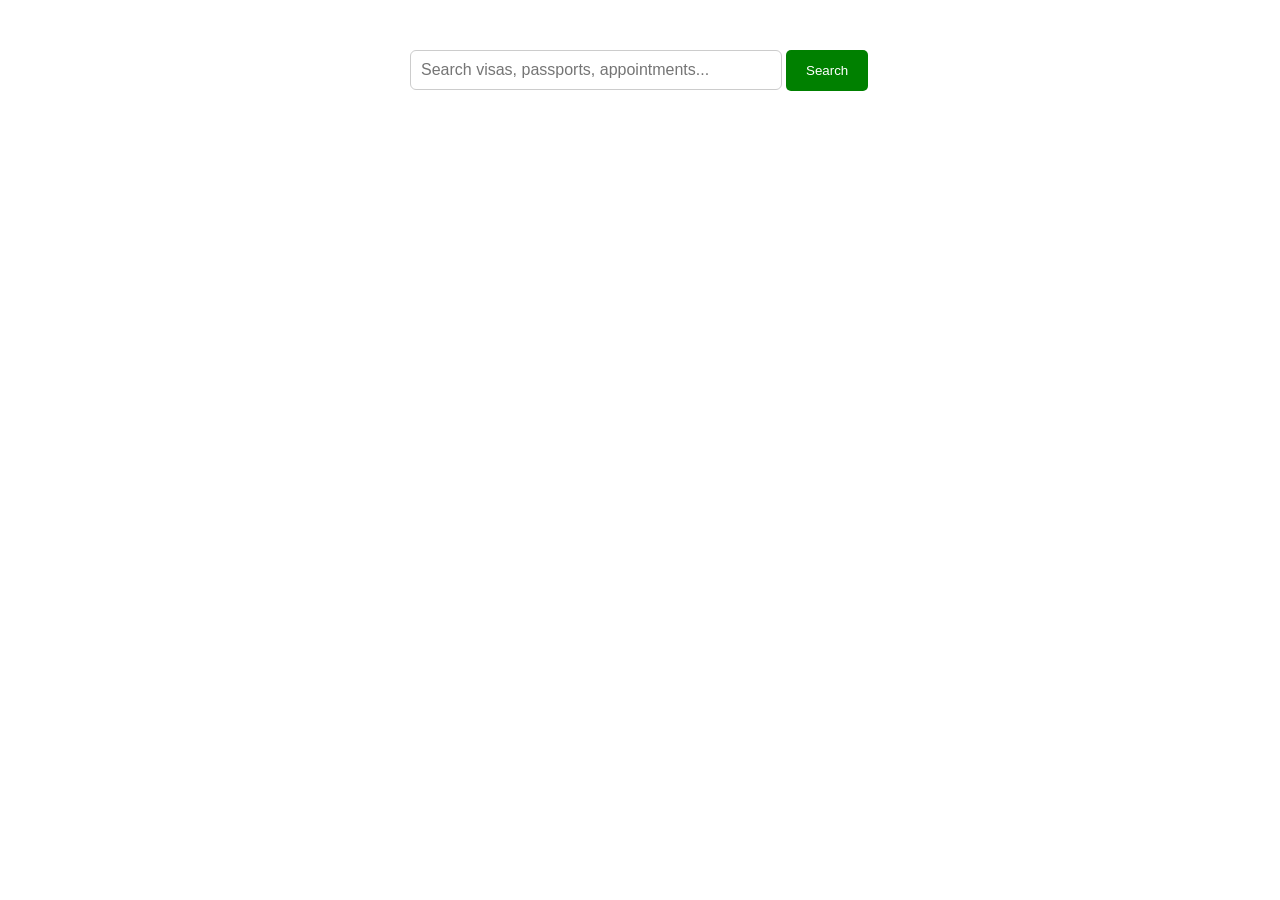
<file: trysearch.html>
<!DOCTYPE html>
<html lang="en">
<head>
    <meta charset="UTF-8">
    <meta name="viewport" content="width=device-width, initial-scale=1.0">
    <title>Document</title>
    <link rel="stylesheet" href="trysearch.css">
</head>
<body>
    
</body>
</html>


<div class="search-box">

    <input
        type="text"
        id="searchInput"
        placeholder="Search visas, passports, appointments..."
        autocomplete="off"
    >

    <button id="searchButton">
        Search
    </button>

    <div id="suggestions" class="suggestions"></div>

</div>

<div id="searchResults"></div>

<script>
    const searchData = [

{
title:"Tourist Visa",
description:"Information about tourist visas.",
keywords:"tourist holiday visit travel visa",
url:"visa.html#tourist"
},

{
title:"Business Visa",
description:"Apply for a business visa.",
keywords:"business investor meeting work",
url:"visa.html#business"
},

{
title:"Student Visa",
description:"Requirements for student visas.",
keywords:"student university school education",
url:"visa.html#student"
},

{
title:"Passport Renewal",
description:"Renew your Zambian passport.",
keywords:"passport renewal expired lost damaged",
url:"passport.html#renew"
},

{
title:"Emergency Travel Document",
description:"Travel document for lost passports.",
keywords:"emergency passport lost travel document",
url:"passport.html#emergency"
},

{
title:"Appointments",
description:"Book a High Commission appointment.",
keywords:"appointment booking reserve",
url:"appointment.html"
},

{
title:"Consular Services",
description:"Birth, marriage, notary and certification.",
keywords:"consular birth marriage notary",
url:"consular.html"
},

{
title:"Contact Us",
description:"Office address and contact information.",
keywords:"contact email phone address",
url:"contact.html"
}

];

const input = document.getElementById("searchInput");
const suggestions = document.getElementById("suggestions");
const results = document.getElementById("searchResults");

input.addEventListener("input", function(){

const value = this.value.toLowerCase().trim();

suggestions.innerHTML="";

if(value===""){
    suggestions.style.display="none";
    return;
}

const matches = searchData.filter(item =>
item.title.toLowerCase().includes(value) ||
item.keywords.toLowerCase().includes(value)
);

if(matches.length===0){
    suggestions.style.display="none";
    return;
}

matches.forEach(item=>{

const div=document.createElement("div");

div.className="suggestion-item";

div.innerHTML=item.title;

div.onclick=function(){

window.location.href=item.url;

};

suggestions.appendChild(div);

});

suggestions.style.display="block";

});

document.getElementById("searchButton").addEventListener("click", searchWebsite);

input.addEventListener("keypress",function(e){

if(e.key==="Enter"){
searchWebsite();
}

});

function searchWebsite(){

const value=input.value.toLowerCase().trim();

results.innerHTML="";

suggestions.style.display="none";

const matches=searchData.filter(item=>

item.title.toLowerCase().includes(value) ||
item.description.toLowerCase().includes(value) ||
item.keywords.toLowerCase().includes(value)

);

if(matches.length===0){

results.innerHTML="<p>No results found.</p>";

return;

}

matches.forEach(item=>{

results.innerHTML += `

<div class="result-card">

<h3>${item.title}</h3>

<p>${item.description}</p>

<a href="${item.url}">Read More →</a>

</div>

`;

});

}
</script>
</file>
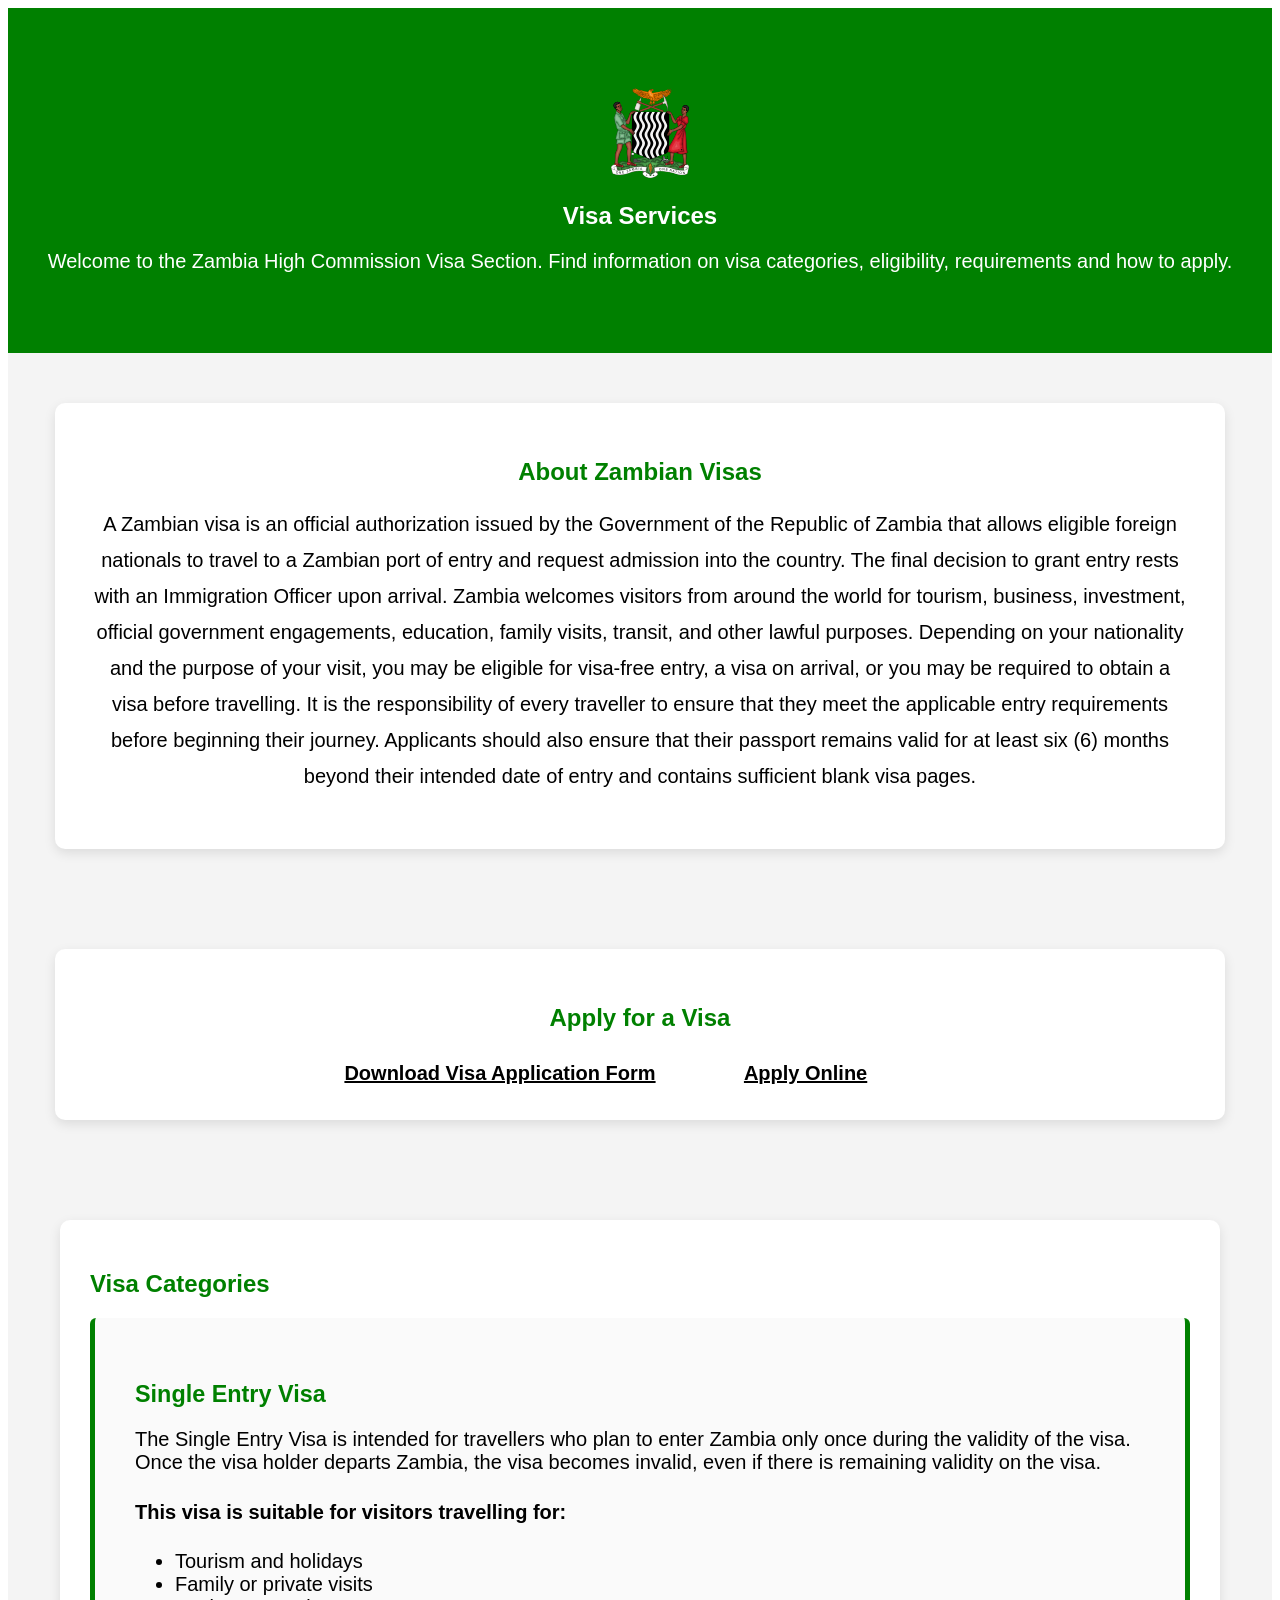
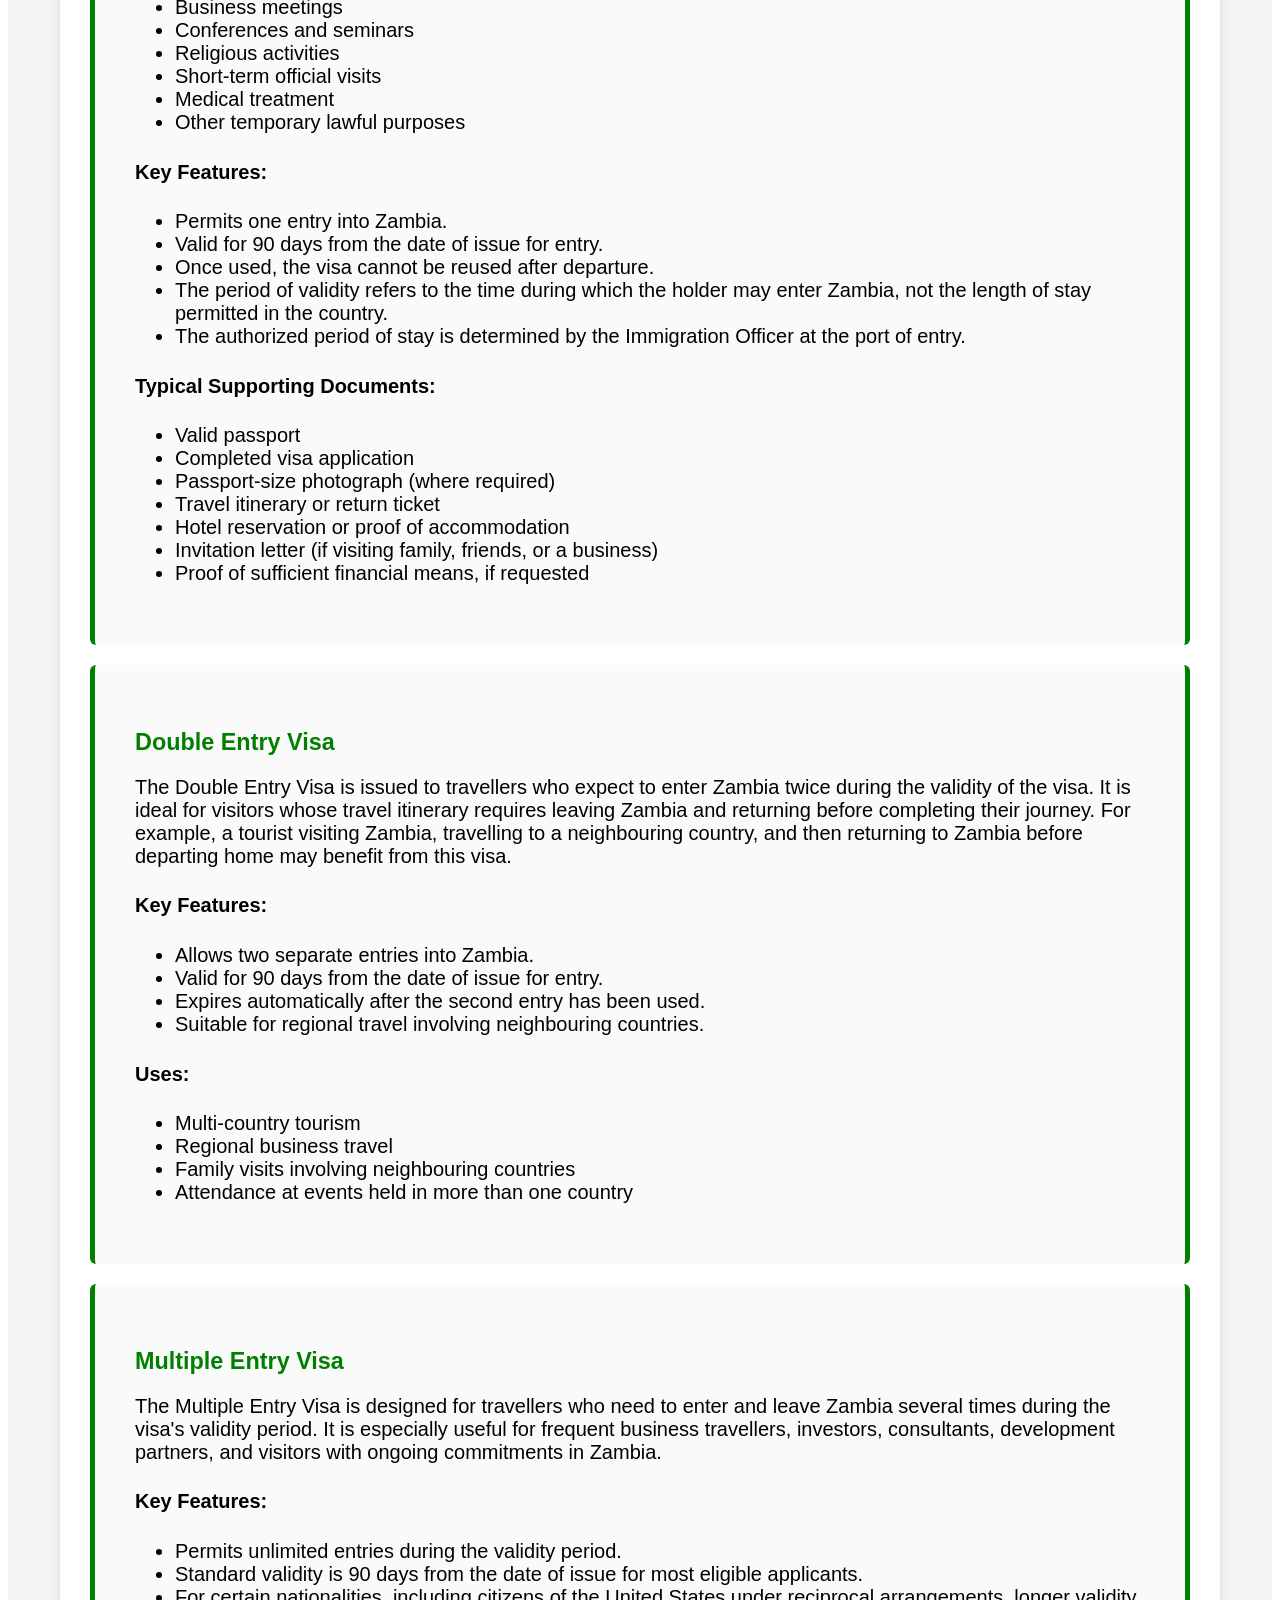
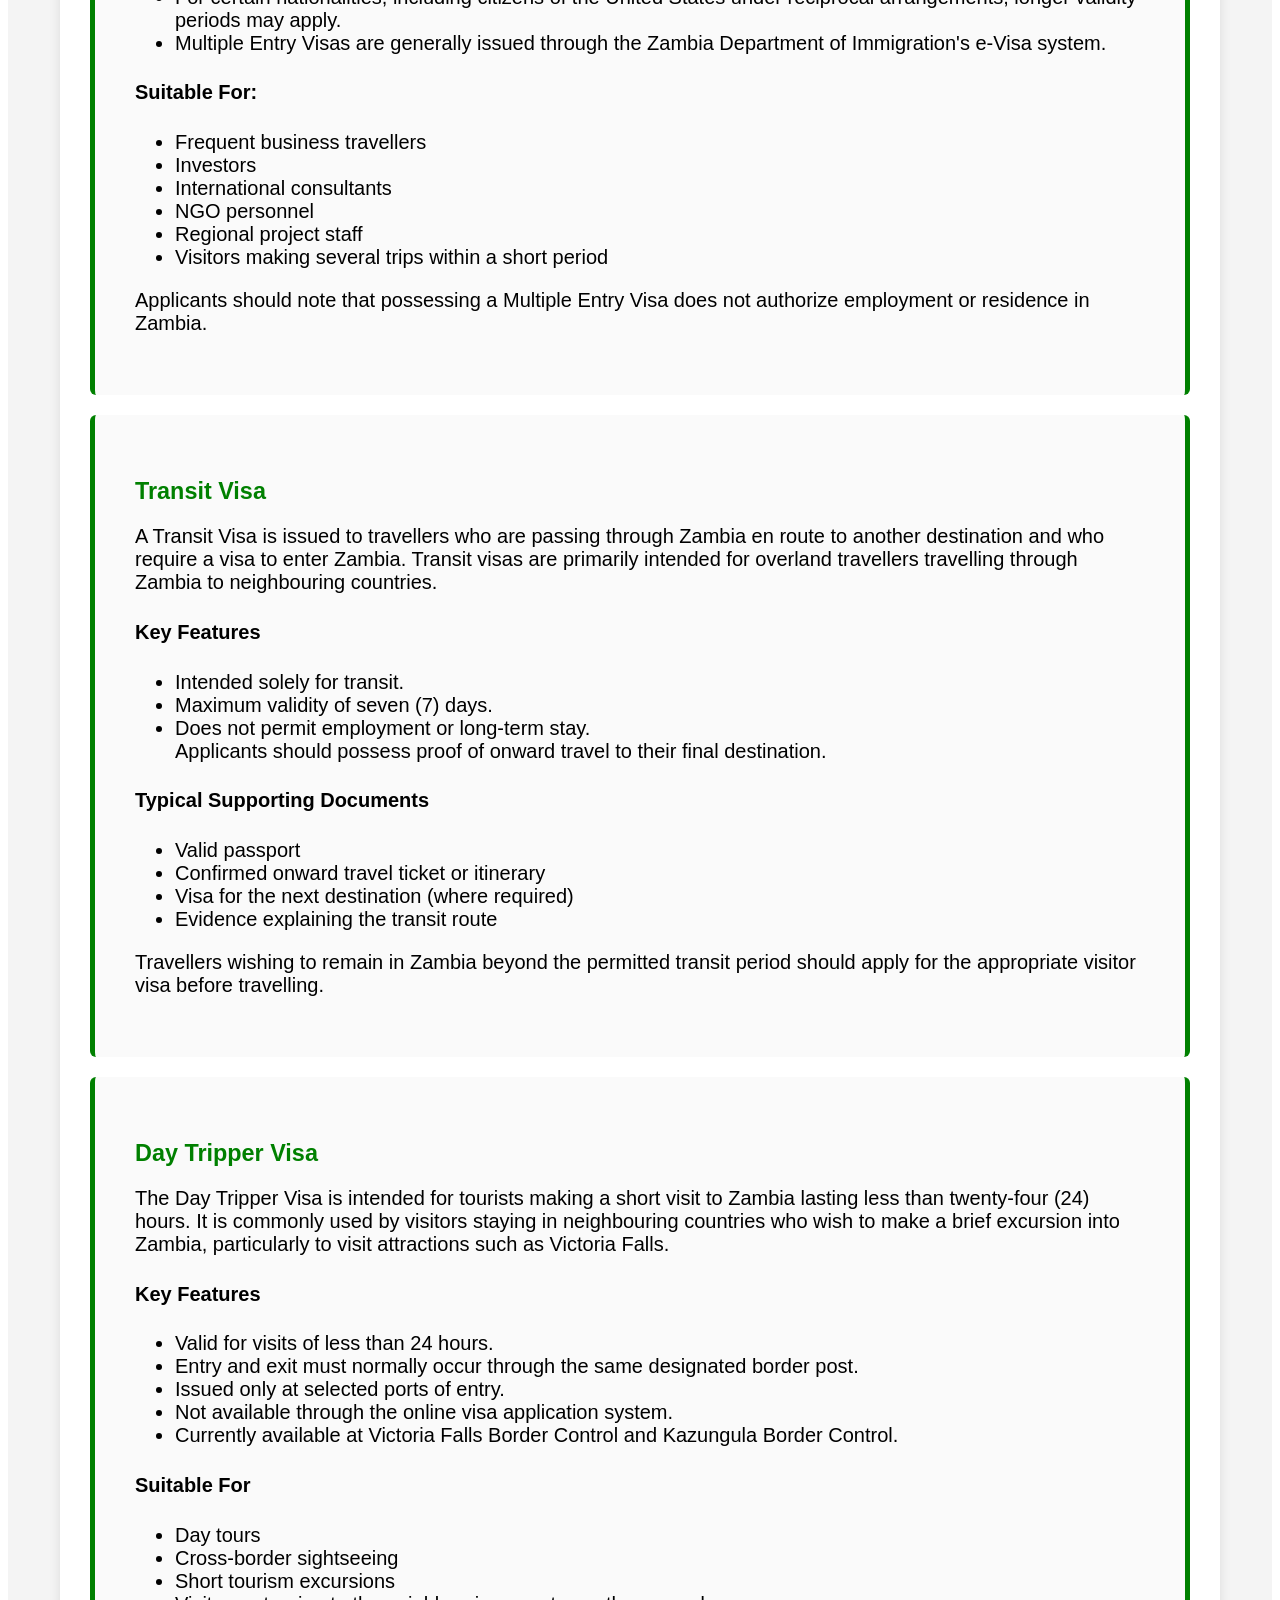
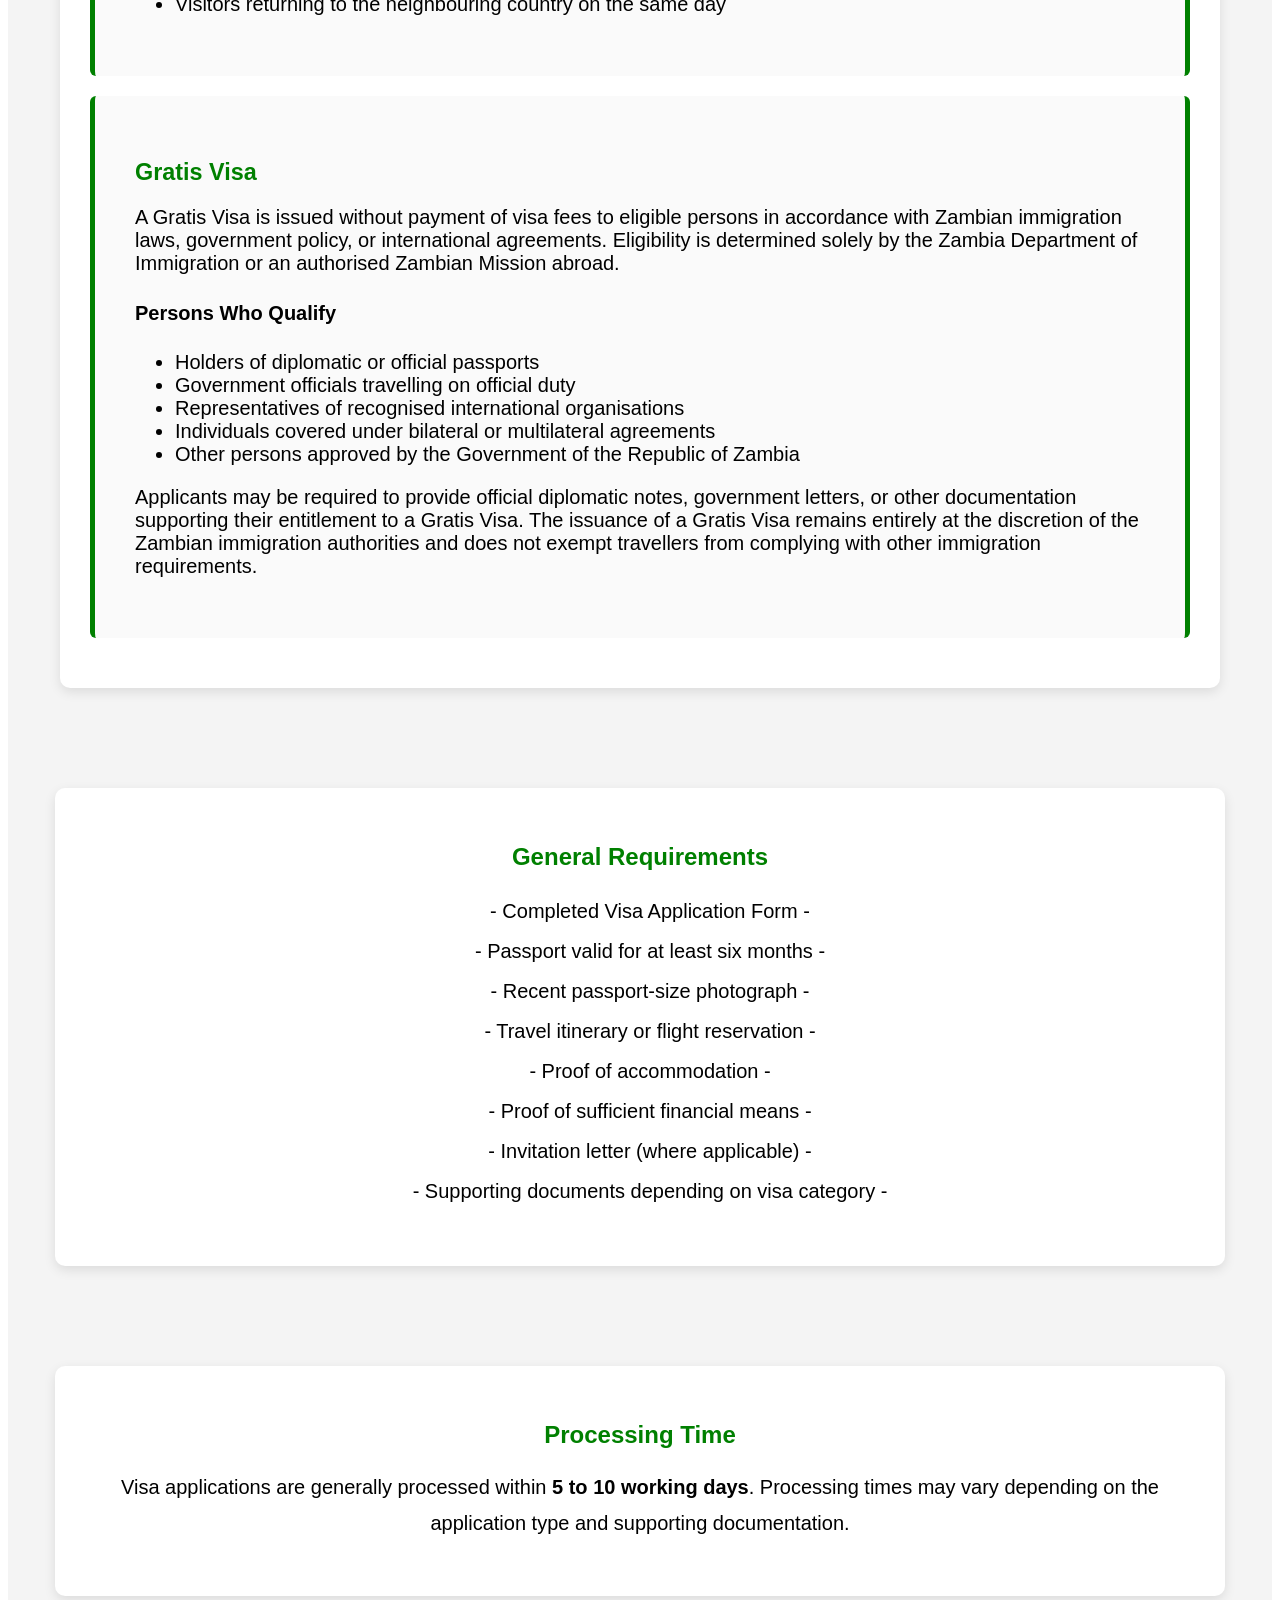
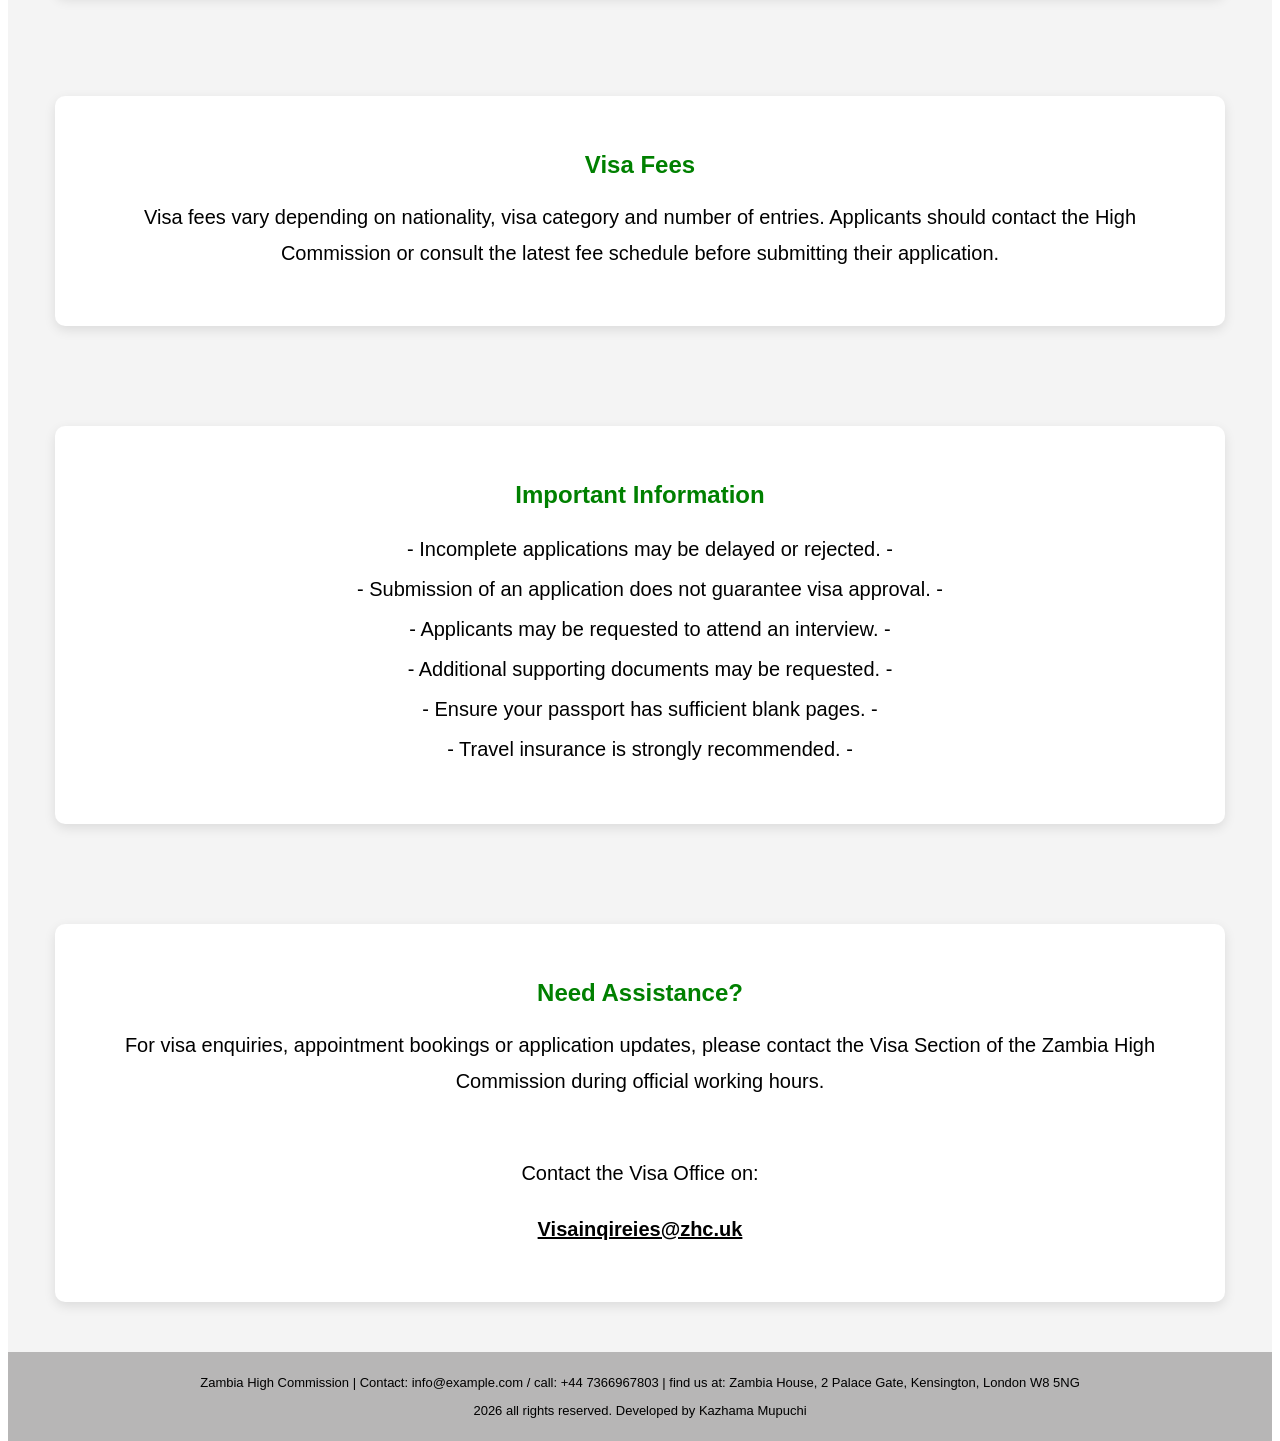
<file: visa.html>
<!DOCTYPE html>
<html lang="en">
<head>
    <meta charset="UTF-8">
    <meta name="viewport" content="width=device-width, initial-scale=1.0">
    <title>Visa Services | Zambia High Commission</title>
    <link rel="stylesheet" href="visa.css">
</head>
<body>


<section class="page-banner">
    <nav class="topnav">
        <a href="index.html" class="logo">
    <img src="favicon.svg" alt="My Website Logo"></a>
    <div class="container">
        <h2>Visa Services</h2>
       <p>
            Welcome to the Zambia High Commission Visa Section. Find information
            on visa categories, eligibility, requirements and how to apply.
        </p>
    </div>
</section>

<section class="visa-section">

<div class="visa-container">

<h2> About Zambian Visas</h2>

<p class="intro">
A Zambian visa is an official authorization issued by the Government of the Republic
 of Zambia that allows eligible foreign nationals to travel to a Zambian port of entry
  and request admission into the country. The final decision to grant entry rests with
   an Immigration Officer upon arrival.

Zambia welcomes visitors from around the world for tourism, business, investment,
 official government engagements, education, family visits, transit, and other lawful
  purposes. Depending on your nationality and the purpose of your visit, you may be
   eligible for visa-free entry, a visa on arrival, or you may be required to obtain
    a visa before travelling.

It is the responsibility of every traveller to ensure that they meet the applicable
 entry requirements before beginning their journey. Applicants should also ensure that
  their passport remains valid for at least six (6) months beyond their intended date
   of entry and contains sufficient blank visa pages.
</p>
</div>
</section>


<section class="visa-section">

<div class="visa-container">
<h2>Apply for a Visa</h2>
<div class="action-buttons">

<a href="Zambia_Visa_Application_Form_UK_Template(1).pdf"
   download="Zambia Visa Application Form.pdf"
   class="btn">
    Download Visa Application Form
</a>

<a href="form.html" class="btn"> Apply Online </a>
</div>


</div>
</section>



<section class="visa-section">
    <div class="visa-containers">
        <h2 class="top">Visa Categories</h2>
        
        <div class="visa-card">
        <h3>Single Entry Visa</h3>
        
        <p>
            The Single Entry Visa is intended for travellers who plan to enter Zambia only once
 during the validity of the visa. Once the visa holder departs Zambia, the visa
  becomes invalid, even if there is remaining validity on the visa.
<h4>This visa is suitable for visitors travelling for:</h4>

<ul>
    <li>Tourism and holidays</li>
    <li>Family or private visits</li>
    <li>Business meetings</li>
    <li>Conferences and seminars</li>
    <li>Religious activities</li>
    <li>Short-term official visits</li>
    <li>Medical treatment</li>
    <li>Other temporary lawful purposes</li>
</ul>
<h4>Key Features:</h4>
<ul>
    <li>Permits one entry into Zambia.</li>
    <li>Valid for 90 days from the date of issue for entry.</li>
    <li>Once used, the visa cannot be reused after departure.</li>
    <li>The period of validity refers to the time during which the holder may enter Zambia,
 not the length of stay permitted in the country.</li>
    <li>The authorized period of stay is determined by the Immigration Officer at the port of entry.</li>
</ul>

<h4>Typical Supporting Documents:</h4>
<ul>
    <li>Valid passport</li>
    <li>Completed visa application</li>
    <li>Passport-size photograph (where required)</li>
    <li>Travel itinerary or return ticket</li>
    <li>Hotel reservation or proof of accommodation</li>
    <li>Invitation letter (if visiting family, friends, or a business)</li>
    <li>Proof of sufficient financial means, if requested</li>   
</ul>
</p>
</div>

<div class="visa-card">
<h3>Double Entry Visa</h3>
<p>
The Double Entry Visa is issued to travellers who expect to enter Zambia twice during 
the validity of the visa. It is ideal for visitors whose travel itinerary requires 
leaving Zambia and returning before completing their journey.

For example, a tourist visiting Zambia, travelling to a neighbouring country, and
 then returning to Zambia before departing home may benefit from this visa.

 <h4>Key Features:</h4>
<ul>
    <li>Allows two separate entries into Zambia.</li>
    <li>Valid for 90 days from the date of issue for entry.</li>
    <li>Expires automatically after the second entry has been used.</li>
    <li>Suitable for regional travel involving neighbouring countries.</li>
</ul>

<h4>Uses:</h4>
<ul>
    <li>Multi-country tourism</li>
    <li>Regional business travel</li>
    <li>Family visits involving neighbouring countries</li>
    <li>Attendance at events held in more than one country</li>
</ul>
</p>
</div>

<div class="visa-card">
<h3>Multiple Entry Visa</h3>
<p>
The Multiple Entry Visa is designed for travellers who need to enter 
and leave Zambia several times during the visa's validity period. It
 is especially useful for frequent business travellers, investors, 
 consultants, development partners, and visitors with ongoing commitments in Zambia.

<h4>Key Features:</h4>
<ul>
    <li>Permits unlimited entries during the validity period.</li>
    <li>Standard validity is 90 days from the date of issue for most eligible applicants.</li>
    <li>For certain nationalities, including citizens of the United States under reciprocal arrangements, longer validity periods may apply.</li>
    <li>Multiple Entry Visas are generally issued through the Zambia Department of Immigration's e-Visa system.</li>
</ul>
<h4>Suitable For:</h4>
<ul>
    <li>Frequent business travellers</li>
    <li>Investors</li>
    <li>International consultants</li>
    <li>NGO personnel</li>
    <li>Regional project staff</li>
    <li>Visitors making several trips within a short period</li>
</ul>
Applicants should note that possessing a Multiple Entry Visa does not authorize employment or residence in Zambia.
</p>
</div>

<div class="visa-card">
<h3>Transit Visa</h3>
<p>
A Transit Visa is issued to travellers who are passing through Zambia 
en route to another destination and who require a visa to enter Zambia.

Transit visas are primarily intended for overland travellers travelling
 through Zambia to neighbouring countries.

<h4>Key Features</h4>
<Ul>
    <li>Intended solely for transit.</li>
    <li>Maximum validity of seven (7) days.</li>
    <li>Does not permit employment or long-term stay.</li>
Applicants should possess proof of onward travel to their final destination.
</Ul>
<h4>Typical Supporting Documents</h4>
<ul>
    <li>Valid passport</li>
    <li>Confirmed onward travel ticket or itinerary</li>
    <li>Visa for the next destination (where required)</li>
    <li>Evidence explaining the transit route</li>
</ul>
Travellers wishing to remain in Zambia beyond the permitted transit period should apply for the appropriate visitor visa before travelling.
</p>
</div>

<div class="visa-card">
<h3>Day Tripper Visa</h3>
<p>
The Day Tripper Visa is intended for tourists making a short visit to
 Zambia lasting less than twenty-four (24) hours.

It is commonly used by visitors staying in neighbouring countries
 who wish to make a brief excursion into Zambia, particularly to
  visit attractions such as Victoria Falls.

<h4>Key Features</h4>
<ul>
    <li>Valid for visits of less than 24 hours.</li>
    <li>Entry and exit must normally occur through the same designated border post.</li>
    <li>Issued only at selected ports of entry.</li>
    <li>Not available through the online visa application system.</li>
    <li>Currently available at Victoria Falls Border Control and Kazungula Border Control.</li>
</ul>

<h4>Suitable For</h4>
<ul>
    <li>Day tours</li>
    <li>Cross-border sightseeing</li>
    <li>Short tourism excursions</li>
    <li>Visitors returning to the neighbouring country on the same day</li>
</ul>
</p>
</div>

<div class="visa-card">
<h3>Gratis Visa</h3>
<p>
A Gratis Visa is issued without payment of visa fees to eligible persons in
 accordance with Zambian immigration laws, government policy, or international agreements.

Eligibility is determined solely by the Zambia Department of Immigration
 or an authorised Zambian Mission abroad.

<h4>Persons Who Qualify</h4>
<ul>
    <li>Holders of diplomatic or official passports</li>
    <li>Government officials travelling on official duty</li>
    <li>Representatives of recognised international organisations</li>
    <li>Individuals covered under bilateral or multilateral agreements</li>
    <li>Other persons approved by the Government of the Republic of Zambia</li>
</ul>
Applicants may be required to provide official diplomatic notes, government letters, or other documentation supporting their entitlement to a Gratis Visa.

The issuance of a Gratis Visa remains entirely at the discretion of the Zambian immigration authorities and does not exempt travellers from complying with other immigration requirements.
</p>
</div>


</section>

<section class="visa-section">

<div class="visa-container">

<h2>General Requirements</h2>

<ul class="requirements">
<li>- Completed Visa Application Form -</li>
<li>- Passport valid for at least six months -</li>
<li>- Recent passport-size photograph -</li>
<li>- Travel itinerary or flight reservation -</li>
<li>- Proof of accommodation -</li>
<li>- Proof of sufficient financial means -</li>
<li>- Invitation letter (where applicable)  -</li>
<li>- Supporting documents depending on visa category -</li>
</ul>

</div>

</section>

<section class="visa-section">
<div class="visa-container">
<h2>Processing Time</h2>
<p>
Visa applications are generally processed within
<strong>5 to 10 working days</strong>.
Processing times may vary depending on
the application type and supporting documentation.
</p>
</div>
</section>

<section class="visa-section">
<div class="visa-container">
<h2>Visa Fees</h2>
<p>
Visa fees vary depending on nationality,
visa category and number of entries.
Applicants should contact the High Commission
or consult the latest fee schedule before submitting
their application.
</p>
</div>
</section>



<section class="visa-section">
<div class="visa-container">
<h2>Important Information</h2>
<ul class="requirements">
<li>- Incomplete applications may be delayed or rejected. -</li>
<li>- Submission of an application does not guarantee visa approval. -</li>
<li>- Applicants may be requested to attend an interview. -</li>
<li>- Additional supporting documents may be requested. -</li>
<li>- Ensure your passport has sufficient blank pages. -</li>
<li>- Travel insurance is strongly recommended. -</li>
</ul>
</div>
</section>

<section class="visa-section">
<div class="visa-container">

<h2>Need Assistance?</h2>

<p>
For visa enquiries, appointment bookings or
application updates, please contact the
Visa Section of the Zambia High Commission
during official working hours.<br><br>
<p>Contact the Visa Office on:</p><p class="btn"> Visainqireies@zhc.uk</p>
</p>
</div>
</section>

<div class="end-container">
<footer class="end">
  <p>Zambia High Commission |  Contact: info@example.com / call: +44 7366967803  |  find us at: Zambia House, 2 Palace Gate, Kensington, London W8 5NG</p>
  <p>2026 all rights reserved. Developed by Kazhama Mupuchi</p>
</footer>
</div>


</body>
</html>
</file>
<file: home.css>
.topnav{
    background-color: green;
    padding:60px 20px;
    margin:-10px;
    margin-right: 0px;
    margin-left: 0px;
    text-align: center;
    text-decoration: none;

}

.ul{
    margin-left: -40px;
}

.logo img {
  height: 90px;
  width: auto;
  display: block;
  margin-top: 34px;
  display: inline;
  margin-left: 20px;
}

.topnav li{
    float: left;
    padding-top: 35px;
    padding-left: -20px;
    padding-right: 10px;
    padding-bottom: 0px;
    text-align: center;
    overflow:auto;
    display: inline;
}

.topnav ul{
    display: flex;
    justify-content: center;
    gap: clamp(10px,2vw,30px);
    list-style: none;
}

/*text portion*/
.topnav a{
    color: white;
    text-decoration: none;
    font-family:sans-serif;
    font-size: clamp(5px, 2vw, 16px);
    padding-left: clamp(-15px, 2vw, 35px);
    padding-right: clamp(-15px, 2vw, 35px);
}

.topnav a:hover{
    text-decoration: underline;
    color: orange;
    transition: 0.3s;
}
.container {
    height:50vh;
    display: flex;
    justify-content: center;
    align-items: center;
    margin-top: 10px;
    margin-bottom: 700px;
    margin-right: 0px;
    background-image: url(victora.jpg);
    background-repeat: no-repeat;
}


.welcome {
    color: green;
    font-size: clamp(17px, 4vw, 25px);
    font-family: sans-serif;
    font-weight: bold;
    margin-top: -860px;
    height: 60vh;
    display: flex;
    flex-direction: column;
    justify-content: center;
    align-items: center;
    text-align: center;
    line-height:160%;
}

.hero{
    margin-top: -190px;
    border-left: 3px solid red;
    border-right: 3px solid red;
    margin-left: 0px;
    margin-right: 0px;
    padding: 0 10px; /* space between text and lines */
    font-family: sans-serif;
    font-size: clamp(5px, 2vw, 16px);
    text-align: center;
    
}

.notice{
    color: green;
    font-size: clamp(15px, 2vw, 25px);
    font-family: sans-serif;
    font-weight: bold;
    margin-top: -100px;
    height: 60vh;
    display: flex;
    flex-direction: column;
    justify-content: center;
    align-items: center;
    text-align: center;
}

.marquee{
    width: 300px;
    margin-left: 50px;
     display: flex;
    justify-content: center;
}
.container-marquee{
    display: flex;
    justify-content: center;
    align-items: center; 
}

.news-container{
    margin-top: -230px;
    border-style: solid;
    border-color: orange;
    border-width: 3px;
    margin-left: 0px;
    margin-right: 0px;
}

.elements{
     list-style-type: disc; /* standard bullet */
    padding-left: 20px;    /* gives space for bullets */
    display: flex;
    gap: 20px;
    font-size: clamp(5px, 2vw, 16px);
}
/* Stack vertically on smaller screens */
@media (max-width: 768px) {
  .elements {
    flex-direction: column;
  }
}

.elements li{
    margin-bottom: 20px;
    font-family: sans-serif;
    font-size: clamp(5px, 2vw, 16px);
}

.info{
    background-color: green;
    margin-top: 150px;
    margin-left: 0px;
    margin-right: 0px;
    text-align: center;
    color: white;
    font-family: sans-serif;
    font-size: clamp(5px, 2vw, 16px);
    display: flex;
    gap: 20px;
    margin-bottom: 140px;
}
/* Stack vertically on smaller screens */
@media (max-width: 768px) {
  .info {
    flex-direction: column;
  }
}

.i{
    font-size: clamp(17px, 2vw, 25px);
    font-family: sans-serif;
    font-weight: bold;
    color: white;
}
.h{
    font-size: clamp(17px, 2vw, 25px);
    font-family: sans-serif;
    font-weight: bold;
    color: white;
}
.g{
    font-size: clamp(17px, 2vw, 25px);
    font-family: sans-serif;
    font-weight: bold;
    color: white;
}

.contacts li{
    margin-bottom: 10px;
    list-style: none;
}
.adresses li{
    margin-bottom: 20px;
    list-style: none;
}
.hours li{
    margin-bottom: 20px;
    list-style: none;
}
.general li{
    margin-bottom: 10px;
    list-style: none;
}

.map-container {
    width: 100%;
}

.map-container iframe {
    width: 100%;
    height: 500px;
    border: 0;
    margin-bottom: 140px;
    margin-left: 0px;
    margin-right: 0px;
}


/*. FOR THE SEARCH BAR  */
.search-box{
    position:relative;
    width:500px;
    margin:40px auto;
}

.search-box input{
    width:70%;
    padding:10px;
    font-size:16px;
    border:1px solid #ccc;
    border-radius:6px;
    margin-left: 20px;
}

.search-box button{
    margin-top:10px;
    padding:13px 20px;
    background:#006400;
    color:white;
    border:none;
    border-radius:5px;
    cursor:pointer;
}

.search-box button:hover{
    background:#004d00;
}

.suggestions{
    display:none;
    position:absolute;
    width:40%;
    background:white;
    border:1px solid #ccc;
    border-top:none;
    z-index:999;
    box-shadow:0 5px 10px rgba(0,0,0,.15);
    border-radius: 5px;
    margin-left: 20px;
}

.suggestion-item{
    padding:12px;
    cursor:pointer;
    border-radius: 10px;
}

.suggestion-item:hover{
    background:#f3f3f3;
}

#searchResults{
    width:100%;
    margin:30px auto;
}

.result-card{
    background:white;
    padding:20px;
    margin-bottom:20px;
    border-left:5px solid green;
    box-shadow:0 0 10px rgba(0,0,0,.1);
}

.result-card a{
    color:green;
    text-decoration:none;
    font-weight:bold;
}











.end{
    display: inline;
    text-align: center;
    font-size: 13px;
    font-family:sans-serif;
}
.end-container{
    
    background-color: rgb(183, 182, 182);
    margin-left: 0px;
    margin-right: 0px;
    margin-bottom: -10px;
    padding: 10px;
}
</file>
<file: form.css>
/* ===============================
   ZAMBIA HIGH COMMISSION
   VISA APPLICATION FORM
==================================*/


.logo img {
  height: 90px;
  width: auto;
  display: block;
  margin-top: 20px;
  display: inline;
  margin-left: 20px;
}

.page-banner{
    background:green;
    color:white;
    padding:60px 20px;
    text-align:center;
    font-family: sans-serif;
}

.page-banner h2{
    font-size:40px;
    margin-bottom:10px;
}


*{
    margin:0;
    padding:0;
    box-sizing:border-box;
    font-family:Arial, Helvetica, sans-serif;
}

body{
    background:#f3f5f7;
    color:#333;
    line-height:1.6;
}

/* Container */

.visa-form{
    max-width:1100px;
    margin:50px auto;
    background:#fff;
    padding:40px;
    border-radius:10px;
    box-shadow:0 8px 20px rgba(0,0,0,.12);
}

/* Headings */

.visa-form h2{
    text-align:center;
    color:#006400;
    margin-bottom:10px;
    font-size:34px;
}

.visa-form h3{
    margin-top:40px;
    margin-bottom:20px;
    padding-bottom:10px;
    border-bottom:3px solid #006400;
    color:#006400;
    font-size:24px;
}

/* Grid */

.form-grid{
    display:grid;
    grid-template-columns:repeat(auto-fit,minmax(280px,1fr));
    gap:20px;
}

/* Form Groups */

.form-group{
    display:flex;
    flex-direction:column;
}

.full-width{
    grid-column:1/-1;
}

/* Labels */

.form-group label{
    margin-bottom:8px;
    font-weight:600;
    color:#444;
}

/* Inputs */

.form-group input,
.form-group select,
.form-group textarea{
    width:100%;
    padding:13px 15px;
    font-size:15px;
    border:1px solid #ccc;
    border-radius:6px;
    transition:.3s;
    background:white;
}

.form-group textarea{
    resize:vertical;
}

/* Focus */

.form-group input:focus,
.form-group select:focus,
.form-group textarea:focus{
    outline:none;
    border-color:#006400;
    box-shadow:0 0 8px rgba(0,100,0,.2);
}

/* File Upload */

input[type=file]{
    padding:10px;
    background:#fafafa;
}

/* Checkbox */

input[type=checkbox]{
    width:auto;
    margin-right:10px;
    transform:scale(1.2);
}

.form-group label input[type=checkbox]{
    vertical-align:middle;
}

/* Submit Button */

.submit-btn{
    width:100%;
    padding:16px;
    margin-top:35px;
    border:none;
    background:#006400;
    color:white;
    font-size:18px;
    font-weight:bold;
    cursor:pointer;
    border-radius:6px;
    transition:.3s;
}

.submit-btn:hover{
    background:#004d00;
}

/* Required Fields */

input:required,
select:required,
textarea:required{
    border-left:4px solid #006400;
}

/* Placeholder */

::placeholder{
    color:#999;
}

/* Section spacing */

.form-group{
    margin-bottom:5px;
}

/* Declaration */

.declaration{
    background:#f8f8f8;
    border-left:5px solid #006400;
    padding:20px;
    margin-top:20px;
    border-radius:6px;
}

/* Information Box */

.info-box{
    background:#eef8ee;
    border-left:5px solid #006400;
    padding:20px;
    margin-bottom:30px;
    border-radius:6px;
}

.info-box h4{
    color:#006400;
    margin-bottom:10px;
}

.info-box ul{
    margin-left:20px;
}

.info-box li{
    margin-bottom:8px;
}

/* Progress Header */

.section-title{
    background:#006400;
    color:white;
    padding:12px 20px;
    border-radius:6px;
    margin-bottom:25px;
}

/* Responsive */

@media(max-width:992px){

.visa-form{
    margin:30px;
}

}

@media(max-width:768px){

.visa-form{
    padding:25px;
}

.visa-form h2{
    font-size:28px;
}

.visa-form h3{
    font-size:22px;
}

.form-grid{
    grid-template-columns:1fr;
}

.full-width{
    grid-column:auto;
}

.submit-btn{
    font-size:16px;
}

}

@media(max-width:500px){

.visa-form{
    margin:15px;
    padding:20px;
}

.visa-form h2{
    font-size:24px;
}

.visa-form h3{
    font-size:20px;
}

.form-group input,
.form-group select,
.form-group textarea{
    padding:12px;
    font-size:14px;
}

}






.end{
    display: inline;
    text-align: center;
    font-size: 13px;
    font-family:sans-serif;
}
.end-container{
    
    background-color: rgb(183, 182, 182);
    margin-left: 0px;
    margin-right: 0px;
    margin-bottom: -10px;
    padding: 10px;
}
</file>
<file: passport.css>
/* ================= PASSPORT PAGE ================= */

.logo img {
  height: 90px;
  width: auto;
  display: block;
  margin-top: 20px;
  display: inline;
  margin-left: 20px;
}
.service{
    color: green;
    font-size: 20px;
}

.page-banner{
    background:green;
    color:white;
    padding:60px 20px;
    text-align:center;
    font-family: sans-serif;
}

.page-banner p{
    font-size: clamp(5px, 2vw, 16px);
}

.customs{
    color: green;
}

h3{
    color: green;
}

.passport-container{
    width:90%;
    max-width:1200px;
    margin:50px auto;
    font-family: sans-serif;
}

.info-box{
    border-style: solid;
    border-width: 2px;
    border-color: orange;
    text-align: center; 
}
.info-box h2{
    color:green;
}

.info-box p{
    font-size: clamp(5px, 2vw, 16px);
}

.btn{
    color: black;
    transition: 0.2s;
    font-size: clamp(5px, 2vw, 16px);
}
.btn:hover{
    color: orange;
    transition: 0.2s;
}

.service-grid{
    display:grid;
    grid-template-columns:repeat(auto-fit,minmax(320px,1fr));
    gap:30px;
    margin-top:30px;
}



.service-card{
    background:white;
    padding:30px;
    border-radius:8px;
    box-shadow:0 4px 15px rgba(0,0,0,.12);
    transition:.3s;
    font-family: sans-serif;
}

.service-card p{
    font-size: clamp(5px, 2vw, 16px);
}
.service-card ul{
    font-size: clamp(5px, 2vw, 16px);
}

.service-card:hover{
    transform:translateY(-8px);
}

.service-card h3{
    color:green;
    margin-bottom:15px;
    font-family: sans-serif;
}

.service-card ul{
    margin:20px 0;
    padding-left:20px;
    font-family: sans-serif;
}

.service-card li{
    margin-bottom:10px;
}

.passport-process,
.fees,
.downloads{
    background:white;
    padding:35px;
    margin-top:40px;
    border-radius:8px;
    box-shadow:0 4px 15px rgba(0,0,0,.1);
    font-family: sans-serif;
}
.passport-process h2{
    color: green;
}
.passport-process p{
    font-size: clamp(5px,2vw,16px);
}

.passport-process ol{
    margin-left:20px;
    font-size: clamp(5px, 2vw, 16px);
}
.passport-process ul{
    font-size: clamp(5px, 2vw, 16px);
}

.passport-process li{
    margin-left:-20px;
    margin-bottom:12px;
}

table{
    width:100%;
    border-collapse:collapse;
    margin-top:20px;
    font-family: sans-serif;

}

.fees{
    font-size: clamp(5px, 2vw, 16px);
}

.fees ul{
    font-size: clamp(5px, 2vw, 16px);
}

.fees h2{
    color: green;
    font-size: 20px;
}

table th{
    background:green;
    color:white;
    padding:15px;
    font-family: sans-serif;
    font-size: clamp(5px, 2vw, 16px);

}

table td{
    padding:15px;
    border:1px solid #ddd;
    font-size: clamp(5px, 2vw, 16px);
}

table tr:nth-child(even){
    background:#f7f7f7;
}

.notice{

    margin-top:20px;
    background:#fff8e5;
    border-left:5px solid orange;
    padding:20px;
    font-family: sans-serif;
    font-size: clamp(5px, 2vw, 16px);
}

.downloads{
    text-align:center;
    font-family: sans-serif;
}
.downloads h3{
    font-size: 20px;
}

.downloads .btn{
    margin:10px;
}

@media(max-width:768px){

table{
    font-size:14px;
}

.passport-container{
    width:95%;
}

}








.end{
    display: inline;
    text-align: center;
    font-size: 13px;
    font-family:sans-serif;
    
}
.end-container{
    background-color: rgb(183, 182, 182);
    margin-left: 0px;
    margin-right: 0px;
    margin-bottom: -50px;
    padding: 10px;
}
</file>
<file: login.css>
*{
    margin:0;
    padding:0;
    box-sizing:border-box;
    font-family:sans-serif;
}

body{

    background:#f2f4f7;
    background-image:
    linear-gradient(
    rgba(0, 0, 0, 0.2),
    rgba(0, 0, 0, 0.2)
    ),
    url("Victoria-falls-1-1024x683-1.jpg");
    background-repeat: no-repeat;
    background-size: cover;
    background-position: auto;
    display:flex;

    justify-content:center;

    align-items:center;

    min-height:100vh;

}

.login-container{

    width:420px;

    background:#fff;

    border-radius:10px;

    box-shadow:0 10px 30px rgba(0,0,0,.15);

    padding:40px;

}

.login-header{

    text-align:center;

    margin-bottom:30px;

}

.login-header img{

    width:90px;

    margin-bottom:15px;
    margin-left: 20px;

}

.login-header h2{

    color:#006400;

    margin-bottom:5px;

}

.login-header p{

    color:#666;

}

.input-box{

    margin-bottom:20px;

}

.input-box label{

    display:block;

    margin-bottom:8px;

    font-weight:bold;

}

.input-field{

    display:flex;

    align-items:center;

    border:1px solid #ccc;

    border-radius:6px;

    overflow:hidden;

}

.input-field i{

    width:50px;

    text-align:center;

    color:#006400;

}

.input-field input{

    width:100%;

    border:none;

    outline:none;

    padding:14px;

    font-size:15px;

}

.input-field:focus-within{

    border-color:#006400;

    box-shadow:0 0 8px rgba(0,100,0,.2);

}

.login-options{

    display:flex;

    justify-content:space-between;

    align-items:center;

    margin:20px 0;

    font-size:14px;

}

.login-options a{

    text-decoration:none;

    color:#006400;

    font-weight:bold;

}

.login-options a:hover{

    text-decoration:underline;

}

.login-btn{

    width:100%;

    padding:15px;

    background:#006400;

    color:white;

    border:none;

    border-radius:6px;

    cursor:pointer;

    font-size:17px;

    font-weight:bold;

    transition:.3s;

}

.login-btn:hover{

    background:#004d00;

}

.divider{

    margin:30px 0;

    text-align:center;

    position:relative;

}

.divider::before{

    content:"";

    position:absolute;

    left:0;

    top:50%;

    width:100%;

    height:1px;

    background:#ddd;

}

.divider span{

    background:white;

    padding:0 15px;

    position:relative;

    color:#777;

}

.register-btn{

    display:block;

    text-align:center;

    text-decoration:none;

    background:#d71920;

    color:white;

    padding:14px;

    border-radius:6px;

    font-weight:bold;

    transition:.3s;

}

.register-btn:hover{

    background:#b5151a;

}

.footer-links{

    margin-top:25px;

    text-align:center;

}

.footer-links a{

    text-decoration:none;

    color:#006400;

    font-weight:bold;

}

.footer-links a:hover{

    text-decoration:underline;

}

@media(max-width:500px){

.login-container{

    width:95%;

    padding:25px;

}

}
</file>
<file: trysearch.css>
.search-box{
    position:relative;
    width:500px;
    margin:40px auto;
}

.search-box input{
    width:70%;
    padding:10px;
    font-size:16px;
    border:1px solid #ccc;
    border-radius:6px;
    margin-left: 20px;
}

.search-box button{
    margin-top:10px;
    padding:13px 20px;
    background:green;
    color:white;
    border:none;
    border-radius:5px;
    cursor:pointer;
}

.search-box button:hover{
    background:green;
}

.suggestions{
    display:none;
    position:absolute;
    width:40%;
    background:white;
    border:1px solid #ccc;
    border-top:none;
    z-index:999;
    box-shadow:0 5px 10px rgba(0,0,0,.15);
    border-radius: 5px;
    margin-left: 20px;
}

.suggestion-item{
    padding:12px;
    cursor:pointer;
    border-radius: 10px;
}

.suggestion-item:hover{
    background:#f3f3f3;
}

#searchResults{
    width:100%;
    margin:30px auto;
}

.result-card{
    background:white;
    padding:20px;
    margin-bottom:20px;
    border-left:5px solid green;
    box-shadow:0 0 10px rgba(0,0,0,.1);
}

.result-card a{
    color:green;
    text-decoration:none;
    font-weight:bold;
}
</file>
<file: visa.css>
/* ================= VISA PAGE ================= */

.logo img {
  height: 90px;
  width: auto;
  display: block;
  margin-top: 20px;
  display: inline;
  margin-left: 20px;
}

.page-banner{
    background:green;
    color:white;
    padding:60px 20px;
    text-align:center;
    font-family: sans-serif;
}

.intro{
    font-size: clamp(4px, 2vw, 15px);
}
.container p{
    font-size: clamp(5px, 2vw, 20px);
}

.page-banner h2{
    margin-bottom:10px;
}

.top{
    color: green;
}

.btn{
    color: black;
    text-decoration: underline;
    font-family: sans-serif;
    font-weight:bold;
    transition: 0.2s;
    font-size: clamp(5px, 2vw, 20px);
}
.btn:hover{
    color: orange;
    transition: 0.2s;
}


.visa-section{
    padding:50px 20px;
    background:#f4f4f4;
}

.visa-container{
    max-width:1100px;
    margin:auto;
    background:white;
    padding:35px;
    border-radius:10px;
    box-shadow:0 4px 12px rgba(0,0,0,.1);
    font-family: sans-serif;
    text-align: center;
}

.visa-containers{
    max-width:1100px;
    margin:auto;
    background:white;
    padding:30px;
    border-radius:10px;
    box-shadow:0 4px 12px rgba(0,0,0,.1);
    font-family: sans-serif;

    
    
}

.visa-container h2{
    color:green;
    margin-bottom:20px;
}

.visa-container p{
    line-height:1.8;
    font-size: clamp(5px, 2vw, 20px);
}

.visa-grid{
    display:grid;
    
    gap:25px;
    margin-top:30px;
}

.visa-card{
    border-left:5px solid green;
    border-right:5px solid green;
    background:#fafafa;
    padding:40px;
    border-radius:6px;
    transition:.3s;
    font-family: sans-serif;
    margin-bottom: 20px;
    font-size: clamp(5px, 2vw, 20px);
}

.visa-card:hover{
    transform:translateY(-5px);
    box-shadow:0 5px 15px rgba(0,0,0,.15);
}

.visa-card h3{
    margin-bottom:10px;
    color:green;
}

.requirements{
    padding-left:20px;
    line-height:2;
    font-family: sans-serif;
    list-style-type:  none;
    font-size: clamp(5px, 2vw, 20px);
}

.action-box{
    text-align:center;
}

.action-buttons{
    margin-top:30px;
    display:flex;
    justify-content:center;
    flex-wrap:wrap;
    gap:20px;
    font-family: sans-serif;
}

.action-buttons .btn{
    min-width:260px;
}









.end{
    display: inline;
    text-align: center;
    font-size: 13px;
    font-family:sans-serif;
}
.end-container{
    
    background-color: rgb(183, 182, 182);
    margin-left: 0px;
    margin-right: 0px;
    margin-bottom: -10px;
    padding: 10px;
}
</file>
